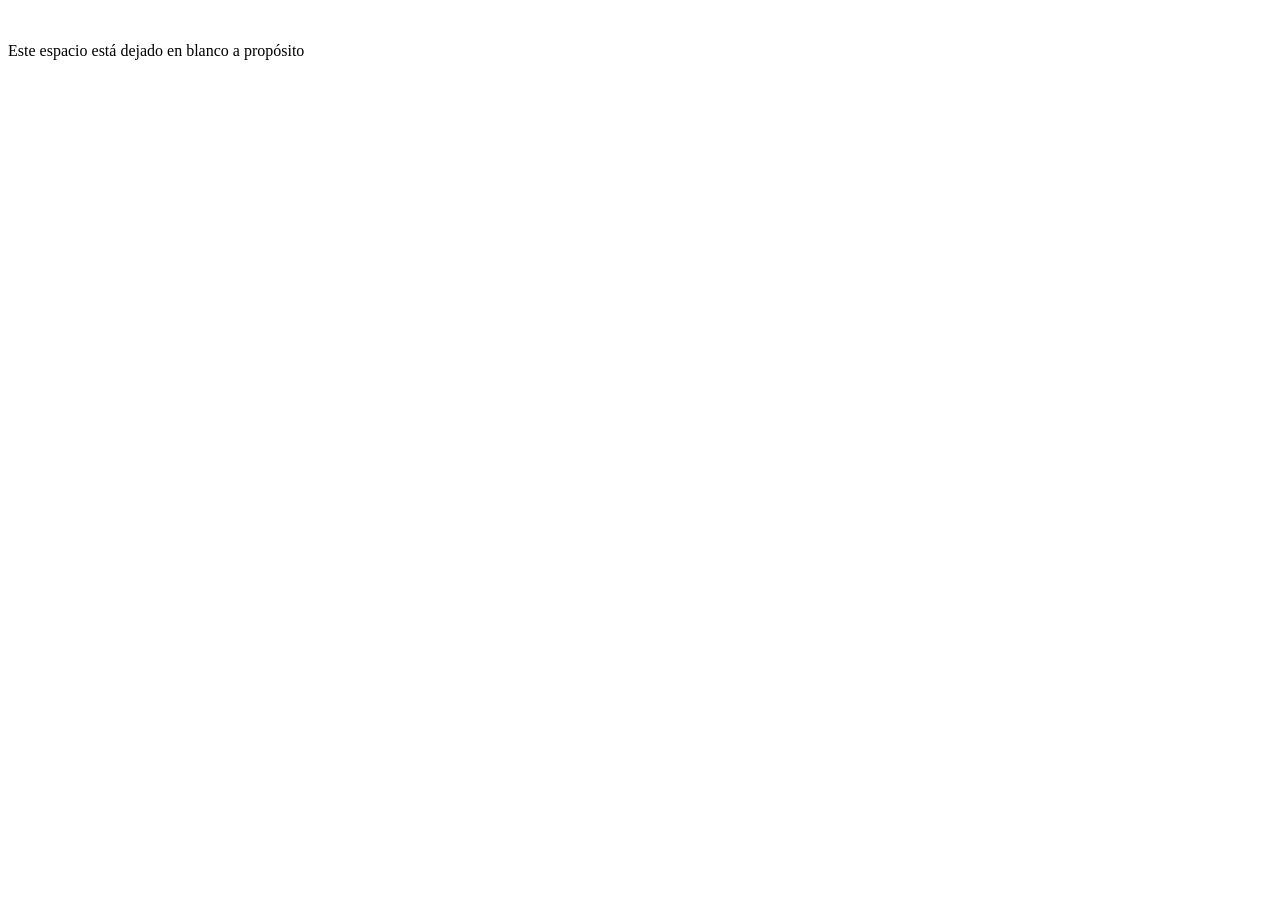
<file: index.html>
<!DOCTYPE html>
<html lang="en">
<head>
    <meta charset="UTF-8">
    <meta name="viewport" content="width=device-width, initial-scale=1.0">

<title>Pagina principal</title>
</head>
<body>
    <br>
    <p style="color:black">Este espacio está dejado en blanco a propósito</p>
    <br>
</body>
</html>
</file>
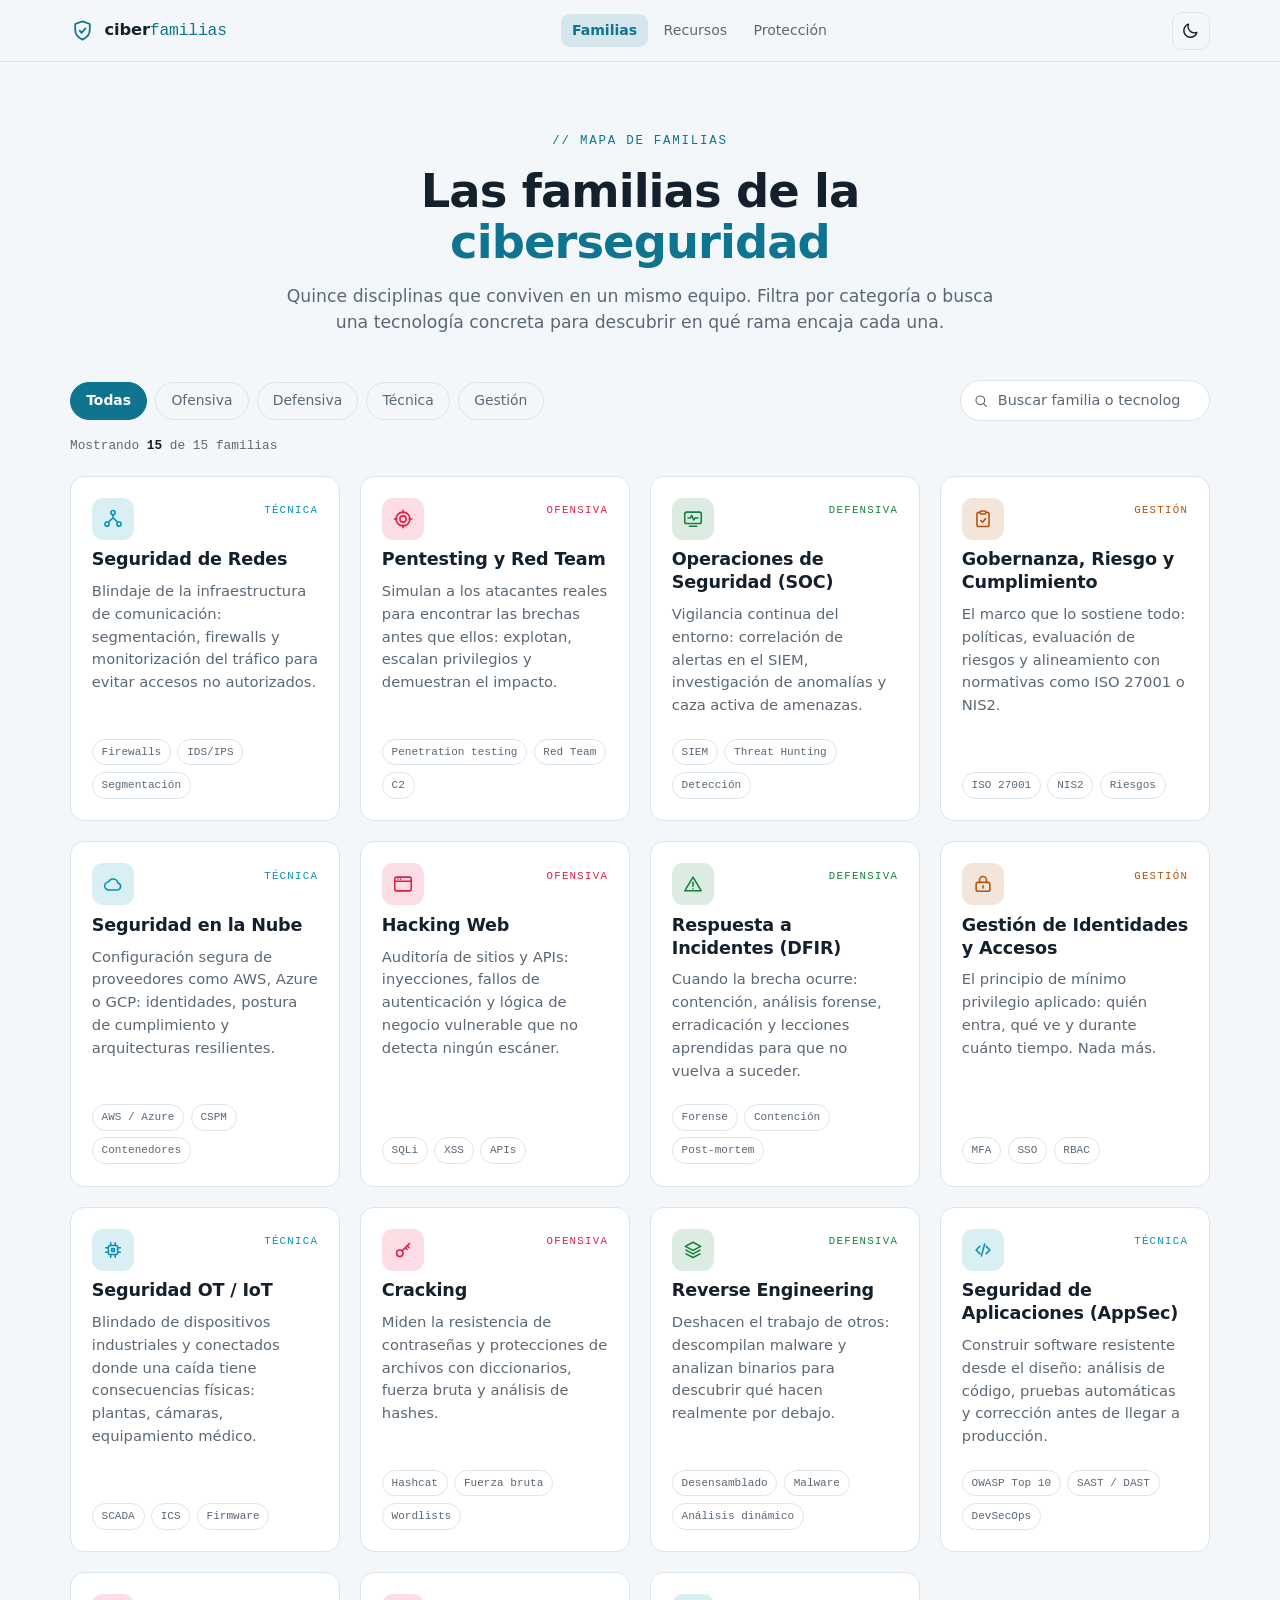
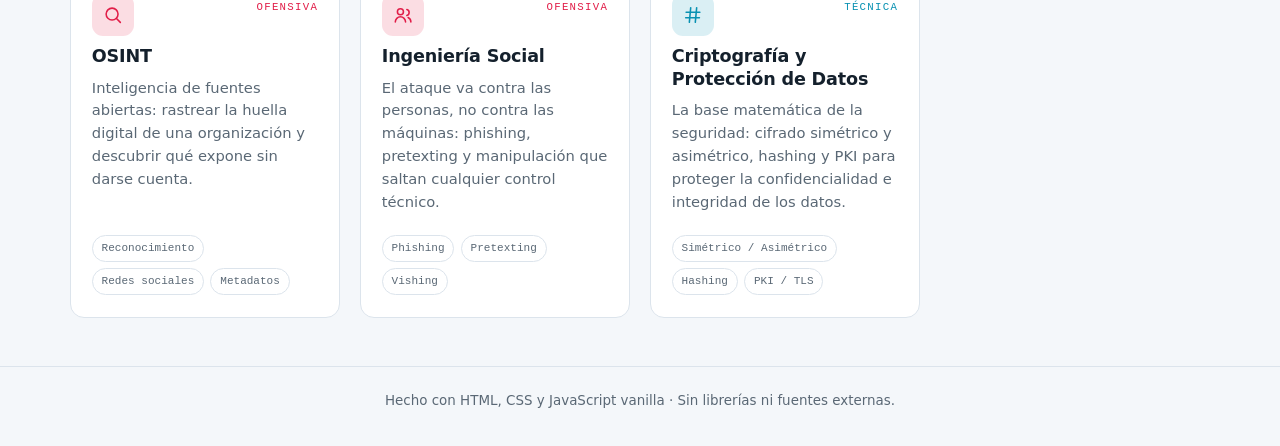
<file: ciber/index.html>
<!DOCTYPE html>
<html lang="es" data-theme="dark">
<head>
  <meta charset="UTF-8">
  <meta name="viewport" content="width=device-width, initial-scale=1">
  <title>Familias de la Ciberseguridad</title>
  <meta name="description" content="Guía visual con 15 familias de la ciberseguridad: ofensiva, defensiva, técnica y gestión.">
  <meta name="theme-color" content="#0b0f14">
  <script>
    // Evita el parpadeo de tema antes de pintar
    (function () {
      try {
        var stored = localStorage.getItem('theme');
        var theme = stored || (window.matchMedia('(prefers-color-scheme: light)').matches ? 'light' : 'dark');
        document.documentElement.setAttribute('data-theme', theme);
      } catch (e) { /* sin localStorage: queda el tema oscuro */ }
    })();
  </script>
  <link rel="stylesheet" href="styles.css">
</head>
<body>

  <header class="site-header">
    <div class="container header__inner">
      <a class="brand" href="index.html">
        <svg class="brand__logo" viewBox="0 0 24 24" fill="none" stroke="currentColor" stroke-width="1.7"
             stroke-linecap="round" stroke-linejoin="round" aria-hidden="true">
          <path d="M12 3.2 5 5.8v5.4c0 4.3 2.9 7.6 7 9.6 4.1-2 7-5.3 7-9.6V5.8L12 3.2Z"/>
          <path d="m9.2 12.2 2 2 3.6-4.2"/>
        </svg>
        <span class="brand__name">ciber<em>familias</em></span>
      </a>

      <nav class="nav" aria-label="Navegación principal">
        <a class="nav__link is-active" href="index.html" aria-current="page">Familias</a>
        <a class="nav__link" href="recursos.html">Recursos</a>
        <a class="nav__link" href="proteccion.html">Protección</a>
      </nav>

      <button id="themeToggle" class="theme-toggle" type="button" aria-label="Cambiar a tema claro">
        <svg class="icon-sun" viewBox="0 0 24 24" fill="none" stroke="currentColor" stroke-width="1.7"
             stroke-linecap="round" stroke-linejoin="round" aria-hidden="true">
          <circle cx="12" cy="12" r="4"/>
          <path d="M12 3v2M12 19v2M3 12h2M19 12h2M5.6 5.6 7 7M17 17l1.4 1.4M18.4 5.6 17 7M7 17l-1.4 1.4"/>
        </svg>
        <svg class="icon-moon" viewBox="0 0 24 24" fill="none" stroke="currentColor" stroke-width="1.7"
             stroke-linecap="round" stroke-linejoin="round" aria-hidden="true">
          <path d="M20 14.5A8.2 8.2 0 0 1 9.5 4 8.4 8.4 0 1 0 20 14.5Z"/>
        </svg>
      </button>
    </div>
  </header>

  <main>

    <!-- Hero -->
    <section class="hero container">
      <p class="hero__eyebrow">// mapa de familias</p>
      <h1>Las familias de la <span class="accent">ciberseguridad</span></h1>
      <p class="hero__sub">Quince disciplinas que conviven en un mismo equipo. Filtra por categoría o
        busca una tecnología concreta para descubrir en qué rama encaja cada una.</p>
    </section>

    <!-- Controles -->
    <section class="container" aria-labelledby="explore-title">
      <h2 id="explore-title" class="sr-only">Explora las familias</h2>

      <div class="controls">
        <div class="chips" role="group" aria-label="Filtrar por categoría">
          <button class="chip is-active" type="button" data-filter="todas" aria-pressed="true">Todas</button>
          <button class="chip" type="button" data-filter="ofensiva" aria-pressed="false">Ofensiva</button>
          <button class="chip" type="button" data-filter="defensiva" aria-pressed="false">Defensiva</button>
          <button class="chip" type="button" data-filter="tecnica" aria-pressed="false">Técnica</button>
          <button class="chip" type="button" data-filter="gestion" aria-pressed="false">Gestión</button>
        </div>

        <div class="search">
          <svg viewBox="0 0 24 24" fill="none" stroke="currentColor" stroke-width="1.7"
               stroke-linecap="round" stroke-linejoin="round" aria-hidden="true">
            <circle cx="11" cy="11" r="6.5"/>
            <path d="m15.8 15.8 4.2 4.2"/>
          </svg>
          <label class="sr-only" for="search">Buscar familia o tecnología</label>
          <input id="search" type="search" placeholder="Buscar familia o tecnología…" autocomplete="off">
        </div>
      </div>

      <p class="counter" id="counter" data-noun="familias" aria-live="polite">Mostrando <strong>15</strong> de 15 familias</p>

      <!-- Grid de cards -->
      <div class="grid" id="grid">

        <!-- 1 · Técnica -->
        <article class="card" data-category="tecnica">
          <div class="card__top">
            <span class="card__icon">
              <svg viewBox="0 0 24 24" fill="none" stroke="currentColor" stroke-width="1.7"
                   stroke-linecap="round" stroke-linejoin="round" aria-hidden="true">
                <circle cx="12" cy="5" r="2.3"/>
                <circle cx="5.5" cy="17.5" r="2.3"/>
                <circle cx="18.5" cy="17.5" r="2.3"/>
                <path d="M12 7.4v3.4M11.1 11.6 6.8 15.6M12.9 11.6l4.3 4"/>
              </svg>
            </span>
            <span class="card__cat">Técnica</span>
          </div>
          <h3 class="card__title">Seguridad de Redes</h3>
          <p class="card__desc">Blindaje de la infraestructura de comunicación: segmentación, firewalls y
            monitorización del tráfico para evitar accesos no autorizados.</p>
          <ul class="card__tags">
            <li>Firewalls</li>
            <li>IDS/IPS</li>
            <li>Segmentación</li>
          </ul>
        </article>

        <!-- 2 · Ofensiva -->
        <article class="card" data-category="ofensiva">
          <div class="card__top">
            <span class="card__icon">
              <svg viewBox="0 0 24 24" fill="none" stroke="currentColor" stroke-width="1.7"
                   stroke-linecap="round" stroke-linejoin="round" aria-hidden="true">
                <circle cx="12" cy="12" r="7.5"/>
                <circle cx="12" cy="12" r="3.4"/>
                <path d="M12 2.5v3M12 18.5v3M2.5 12h3M18.5 12h3"/>
              </svg>
            </span>
            <span class="card__cat">Ofensiva</span>
          </div>
          <h3 class="card__title">Pentesting y Red Team</h3>
          <p class="card__desc">Simulan a los atacantes reales para encontrar las brechas antes que ellos:
            explotan, escalan privilegios y demuestran el impacto.</p>
          <ul class="card__tags">
            <li>Penetration testing</li>
            <li>Red Team</li>
            <li>C2</li>
          </ul>
        </article>

        <!-- 3 · Defensiva -->
        <article class="card" data-category="defensiva">
          <div class="card__top">
            <span class="card__icon">
              <svg viewBox="0 0 24 24" fill="none" stroke="currentColor" stroke-width="1.7"
                   stroke-linecap="round" stroke-linejoin="round" aria-hidden="true">
                <rect x="3" y="4.5" width="18" height="12.5" rx="2"/>
                <path d="M8 20h8M6.6 11h2.3l1.6-3 2.2 5 1.5-2h3.2"/>
              </svg>
            </span>
            <span class="card__cat">Defensiva</span>
          </div>
          <h3 class="card__title">Operaciones de Seguridad (SOC)</h3>
          <p class="card__desc">Vigilancia continua del entorno: correlación de alertas en el SIEM,
            investigación de anomalías y caza activa de amenazas.</p>
          <ul class="card__tags">
            <li>SIEM</li>
            <li>Threat Hunting</li>
            <li>Detección</li>
          </ul>
        </article>

        <!-- 4 · Gestión -->
        <article class="card" data-category="gestion">
          <div class="card__top">
            <span class="card__icon">
              <svg viewBox="0 0 24 24" fill="none" stroke="currentColor" stroke-width="1.7"
                   stroke-linecap="round" stroke-linejoin="round" aria-hidden="true">
                <path d="M9 4.8H7.4a2 2 0 0 0-2 2v11.4a2 2 0 0 0 2 2h9.2a2 2 0 0 0 2-2V6.8a2 2 0 0 0-2-2H15"/>
                <rect x="9" y="3.2" width="6" height="3.4" rx="1.2"/>
                <path d="m9.6 13.6 1.9 1.9 3.4-3.9"/>
              </svg>
            </span>
            <span class="card__cat">Gestión</span>
          </div>
          <h3 class="card__title">Gobernanza, Riesgo y Cumplimiento</h3>
          <p class="card__desc">El marco que lo sostiene todo: políticas, evaluación de riesgos y
            alineamiento con normativas como ISO 27001 o NIS2.</p>
          <ul class="card__tags">
            <li>ISO 27001</li>
            <li>NIS2</li>
            <li>Riesgos</li>
          </ul>
        </article>

        <!-- 5 · Técnica -->
        <article class="card" data-category="tecnica">
          <div class="card__top">
            <span class="card__icon">
              <svg viewBox="0 0 24 24" fill="none" stroke="currentColor" stroke-width="1.7"
                   stroke-linecap="round" stroke-linejoin="round" aria-hidden="true">
                <path d="M7.5 18.5h9.2a3.8 3.8 0 0 0 .6-7.5 5.4 5.4 0 0 0-10.3-1.2 4.3 4.3 0 0 0 .5 8.7Z"/>
              </svg>
            </span>
            <span class="card__cat">Técnica</span>
          </div>
          <h3 class="card__title">Seguridad en la Nube</h3>
          <p class="card__desc">Configuración segura de proveedores como AWS, Azure o GCP: identidades,
            postura de cumplimiento y arquitecturas resilientes.</p>
          <ul class="card__tags">
            <li>AWS / Azure</li>
            <li>CSPM</li>
            <li>Contenedores</li>
          </ul>
        </article>

        <!-- 6 · Ofensiva -->
        <article class="card" data-category="ofensiva">
          <div class="card__top">
            <span class="card__icon">
              <svg viewBox="0 0 24 24" fill="none" stroke="currentColor" stroke-width="1.7"
                   stroke-linecap="round" stroke-linejoin="round" aria-hidden="true">
                <rect x="3" y="4.5" width="18" height="15" rx="2"/>
                <path d="M3 9h18M6.6 6.7h.01M9.4 6.7h.01"/>
              </svg>
            </span>
            <span class="card__cat">Ofensiva</span>
          </div>
          <h3 class="card__title">Hacking Web</h3>
          <p class="card__desc">Auditoría de sitios y APIs: inyecciones, fallos de autenticación y lógica
            de negocio vulnerable que no detecta ningún escáner.</p>
          <ul class="card__tags">
            <li>SQLi</li>
            <li>XSS</li>
            <li>APIs</li>
          </ul>
        </article>

        <!-- 7 · Defensiva -->
        <article class="card" data-category="defensiva">
          <div class="card__top">
            <span class="card__icon">
              <svg viewBox="0 0 24 24" fill="none" stroke="currentColor" stroke-width="1.7"
                   stroke-linecap="round" stroke-linejoin="round" aria-hidden="true">
                <path d="M12 4.6 3 19.4h18L12 4.6Z"/>
                <path d="M12 10.2v4.2M12 17.3h.01"/>
              </svg>
            </span>
            <span class="card__cat">Defensiva</span>
          </div>
          <h3 class="card__title">Respuesta a Incidentes (DFIR)</h3>
          <p class="card__desc">Cuando la brecha ocurre: contención, análisis forense, erradicación y
            lecciones aprendidas para que no vuelva a suceder.</p>
          <ul class="card__tags">
            <li>Forense</li>
            <li>Contención</li>
            <li>Post-mortem</li>
          </ul>
        </article>

        <!-- 8 · Gestión -->
        <article class="card" data-category="gestion">
          <div class="card__top">
            <span class="card__icon">
              <svg viewBox="0 0 24 24" fill="none" stroke="currentColor" stroke-width="1.7"
                   stroke-linecap="round" stroke-linejoin="round" aria-hidden="true">
                <rect x="4.5" y="10.2" width="15" height="9.8" rx="2"/>
                <path d="M8.2 10.2V7.6a3.8 3.8 0 0 1 7.6 0v2.6M12 14v2.4"/>
              </svg>
            </span>
            <span class="card__cat">Gestión</span>
          </div>
          <h3 class="card__title">Gestión de Identidades y Accesos</h3>
          <p class="card__desc">El principio de mínimo privilegio aplicado: quién entra, qué ve y durante
            cuánto tiempo. Nada más.</p>
          <ul class="card__tags">
            <li>MFA</li>
            <li>SSO</li>
            <li>RBAC</li>
          </ul>
        </article>

        <!-- 9 · Técnica -->
        <article class="card" data-category="tecnica">
          <div class="card__top">
            <span class="card__icon">
              <svg viewBox="0 0 24 24" fill="none" stroke="currentColor" stroke-width="1.7"
                   stroke-linecap="round" stroke-linejoin="round" aria-hidden="true">
                <rect x="7" y="7" width="10" height="10" rx="1.5"/>
                <rect x="10.5" y="10.5" width="3" height="3" rx=".5"/>
                <path d="M9.5 7V4M14.5 7V4M9.5 20v-3M14.5 20v-3M7 9.5H4M7 14.5H4M20 9.5h-3M20 14.5h-3"/>
              </svg>
            </span>
            <span class="card__cat">Técnica</span>
          </div>
          <h3 class="card__title">Seguridad OT / IoT</h3>
          <p class="card__desc">Blindado de dispositivos industriales y conectados donde una caída tiene
            consecuencias físicas: plantas, cámaras, equipamiento médico.</p>
          <ul class="card__tags">
            <li>SCADA</li>
            <li>ICS</li>
            <li>Firmware</li>
          </ul>
        </article>

        <!-- 10 · Ofensiva -->
        <article class="card" data-category="ofensiva">
          <div class="card__top">
            <span class="card__icon">
              <svg viewBox="0 0 24 24" fill="none" stroke="currentColor" stroke-width="1.7"
                   stroke-linecap="round" stroke-linejoin="round" aria-hidden="true">
                <circle cx="8.5" cy="15.5" r="3.5"/>
                <path d="m11 13 8-8M16.5 7.5l2 2M14.5 9.5l2 2"/>
              </svg>
            </span>
            <span class="card__cat">Ofensiva</span>
          </div>
          <h3 class="card__title">Cracking</h3>
          <p class="card__desc">Miden la resistencia de contraseñas y protecciones de archivos con
            diccionarios, fuerza bruta y análisis de hashes.</p>
          <ul class="card__tags">
            <li>Hashcat</li>
            <li>Fuerza bruta</li>
            <li>Wordlists</li>
          </ul>
        </article>

        <!-- 11 · Defensiva -->
        <article class="card" data-category="defensiva">
          <div class="card__top">
            <span class="card__icon">
              <svg viewBox="0 0 24 24" fill="none" stroke="currentColor" stroke-width="1.7"
                   stroke-linecap="round" stroke-linejoin="round" aria-hidden="true">
                <path d="m12 3.6 8.4 4.4L12 12.4 3.6 8 12 3.6Z"/>
                <path d="m4.4 12.2 7.6 4 7.6-4M4.4 16.2l7.6 4 7.6-4"/>
              </svg>
            </span>
            <span class="card__cat">Defensiva</span>
          </div>
          <h3 class="card__title">Reverse Engineering</h3>
          <p class="card__desc">Deshacen el trabajo de otros: descompilan malware y analizan binarios
            para descubrir qué hacen realmente por debajo.</p>
          <ul class="card__tags">
            <li>Desensamblado</li>
            <li>Malware</li>
            <li>Análisis dinámico</li>
          </ul>
        </article>

        <!-- 12 · Técnica -->
        <article class="card" data-category="tecnica">
          <div class="card__top">
            <span class="card__icon">
              <svg viewBox="0 0 24 24" fill="none" stroke="currentColor" stroke-width="1.7"
                   stroke-linecap="round" stroke-linejoin="round" aria-hidden="true">
                <path d="m8.5 8-4 4 4 4M15.5 8l4 4-4 4M13.8 5.5l-3.6 13"/>
              </svg>
            </span>
            <span class="card__cat">Técnica</span>
          </div>
          <h3 class="card__title">Seguridad de Aplicaciones (AppSec)</h3>
          <p class="card__desc">Construir software resistente desde el diseño: análisis de código,
            pruebas automáticas y corrección antes de llegar a producción.</p>
          <ul class="card__tags">
            <li>OWASP Top 10</li>
            <li>SAST / DAST</li>
            <li>DevSecOps</li>
          </ul>
        </article>

        <!-- 13 · Ofensiva -->
        <article class="card" data-category="ofensiva">
          <div class="card__top">
            <span class="card__icon">
              <svg viewBox="0 0 24 24" fill="none" stroke="currentColor" stroke-width="1.7"
                   stroke-linecap="round" stroke-linejoin="round" aria-hidden="true">
                <circle cx="11" cy="11" r="6.5"/>
                <path d="m15.8 15.8 4.2 4.2"/>
              </svg>
            </span>
            <span class="card__cat">Ofensiva</span>
          </div>
          <h3 class="card__title">OSINT</h3>
          <p class="card__desc">Inteligencia de fuentes abiertas: rastrear la huella digital de una
            organización y descubrir qué expone sin darse cuenta.</p>
          <ul class="card__tags">
            <li>Reconocimiento</li>
            <li>Redes sociales</li>
            <li>Metadatos</li>
          </ul>
        </article>

        <!-- 14 · Ofensiva -->
        <article class="card" data-category="ofensiva">
          <div class="card__top">
            <span class="card__icon">
              <svg viewBox="0 0 24 24" fill="none" stroke="currentColor" stroke-width="1.7"
                   stroke-linecap="round" stroke-linejoin="round" aria-hidden="true">
                <circle cx="9.2" cy="8.5" r="3.3"/>
                <path d="M3.6 19.6a5.6 5.6 0 0 1 11.2 0"/>
                <path d="M16.2 6.1a3.3 3.3 0 0 1 0 6.4M17.6 14.7a5.6 5.6 0 0 1 3 4.9"/>
              </svg>
            </span>
            <span class="card__cat">Ofensiva</span>
          </div>
          <h3 class="card__title">Ingeniería Social</h3>
          <p class="card__desc">El ataque va contra las personas, no contra las máquinas: phishing,
            pretexting y manipulación que saltan cualquier control técnico.</p>
          <ul class="card__tags">
            <li>Phishing</li>
            <li>Pretexting</li>
            <li>Vishing</li>
          </ul>
        </article>

        <!-- 15 · Técnica -->
        <article class="card" data-category="tecnica">
          <div class="card__top">
            <span class="card__icon">
              <svg viewBox="0 0 24 24" fill="none" stroke="currentColor" stroke-width="1.7"
                   stroke-linecap="round" stroke-linejoin="round" aria-hidden="true">
                <path d="M9.5 4 8 20M16 4l-1.5 16M4.5 9h15M4 15h15"/>
              </svg>
            </span>
            <span class="card__cat">Técnica</span>
          </div>
          <h3 class="card__title">Criptografía y Protección de Datos</h3>
          <p class="card__desc">La base matemática de la seguridad: cifrado simétrico y asimétrico,
            hashing y PKI para proteger la confidencialidad e integridad de los datos.</p>
          <ul class="card__tags">
            <li>Simétrico / Asimétrico</li>
            <li>Hashing</li>
            <li>PKI / TLS</li>
          </ul>
        </article>

      </div>

      <p class="empty" id="empty" hidden>No se encontraron familias con esos criterios. Prueba con
        otra búsqueda o cambia de categoría.</p>
    </section>

  </main>

  <footer class="site-footer">
    <div class="container">
      <p>Hecho con HTML, CSS y JavaScript vanilla · Sin librerías ni fuentes externas.</p>
    </div>
  </footer>

  <script src="script.js"></script>
</body>
</html>
</file>
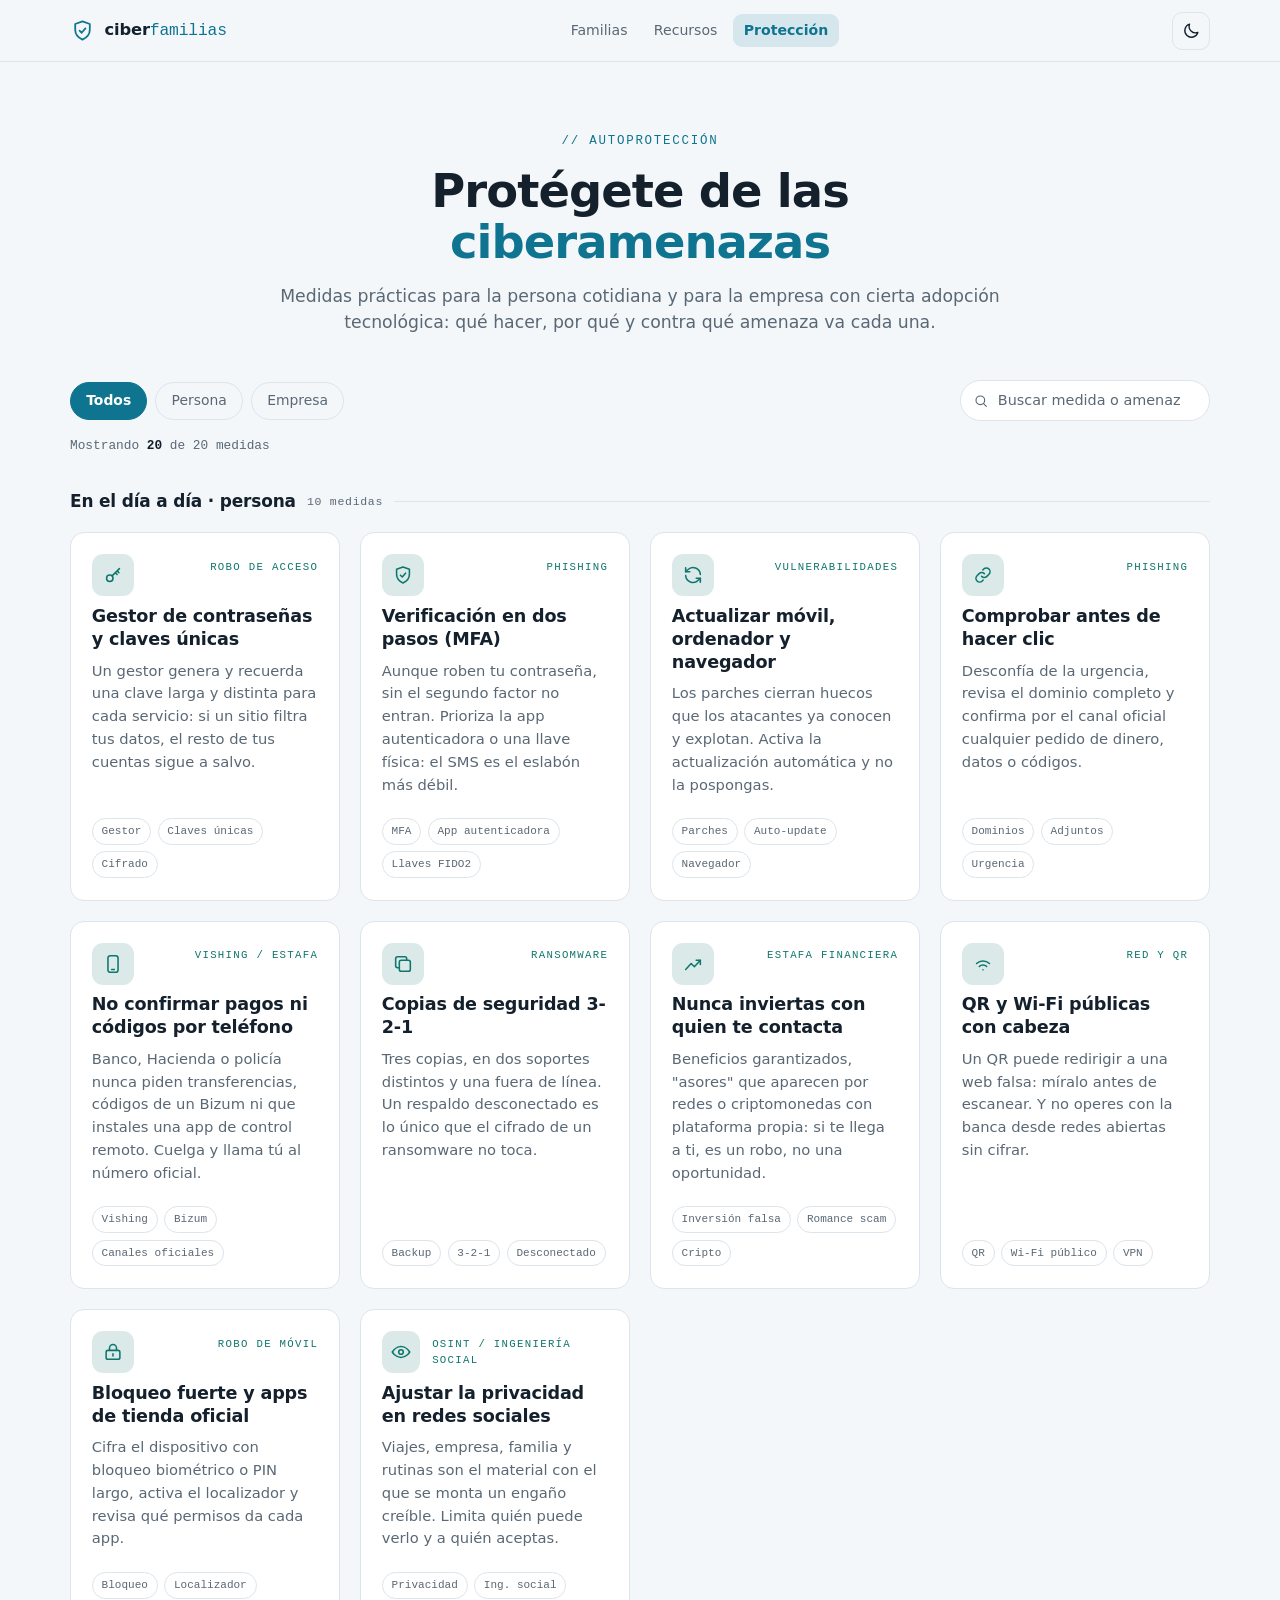
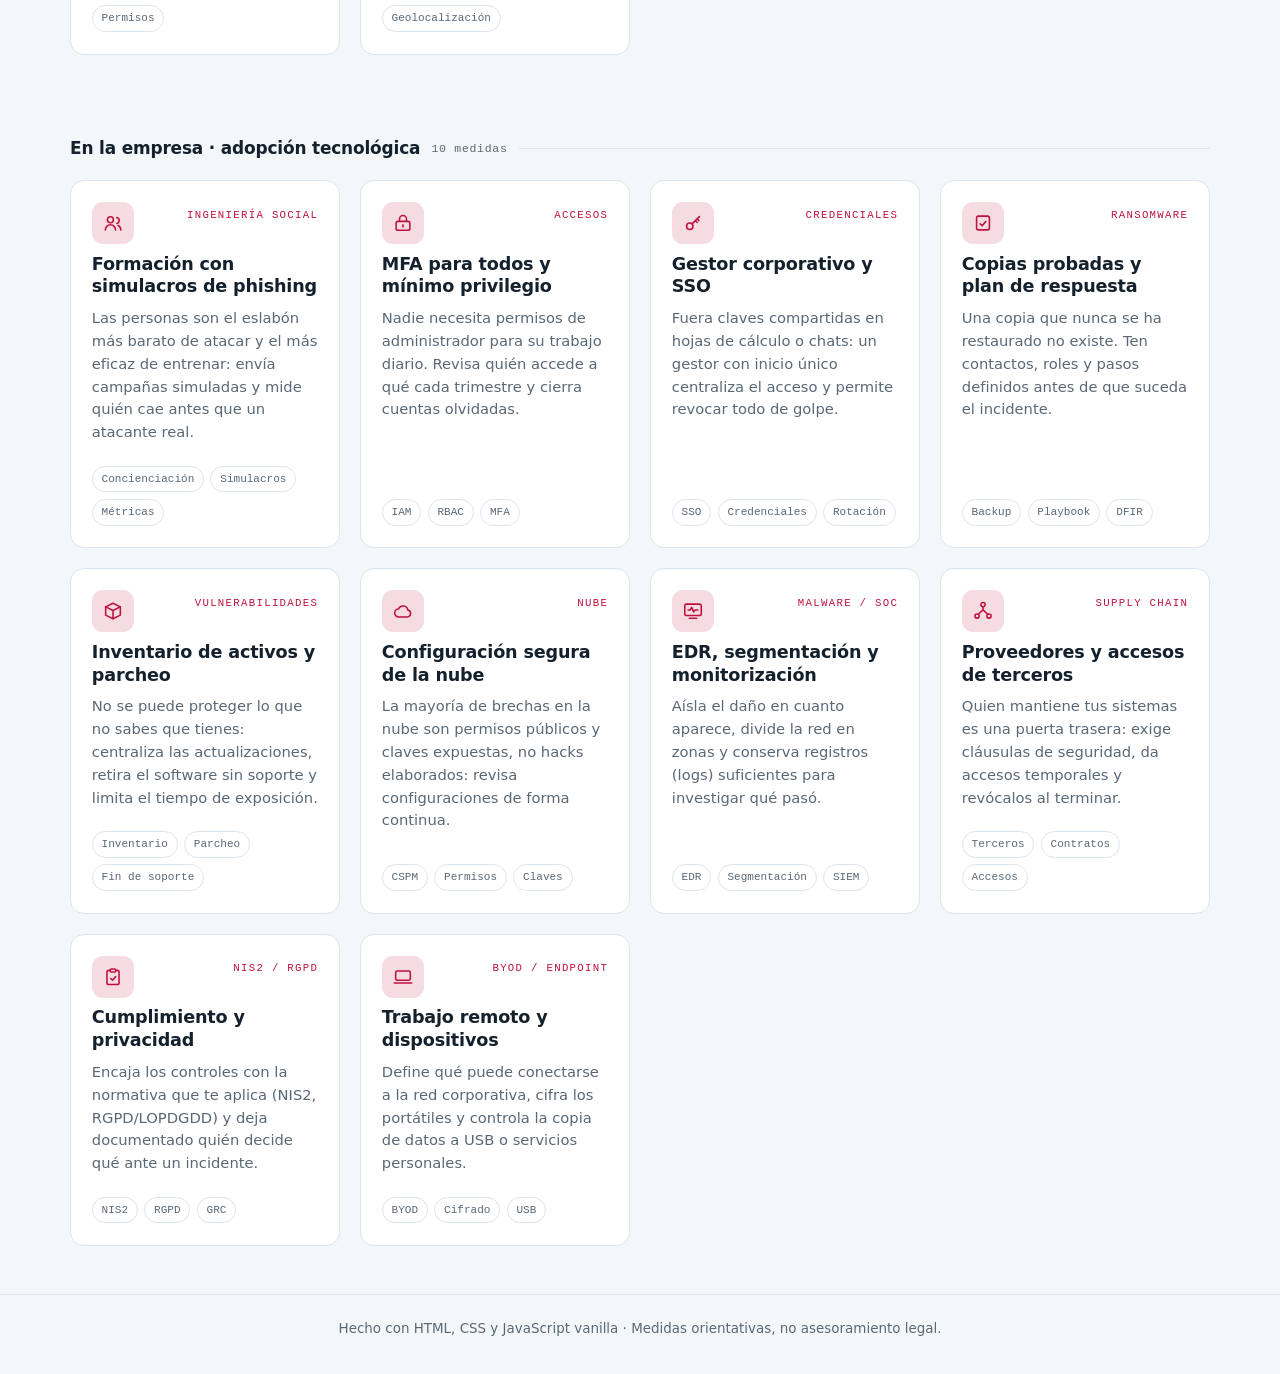
<file: ciber/proteccion.html>
<!DOCTYPE html>
<html lang="es" data-theme="dark">
<head>
  <meta charset="UTF-8">
  <meta name="viewport" content="width=device-width, initial-scale=1">
  <title>Protección · Ciberfamilias</title>
  <meta name="description" content="Medidas prácticas para que personas y empresas se protejan de las ciberamenazas y las estafas: qué hacer, por qué y contra qué amenaza.">
  <meta name="theme-color" content="#0b0f14">
  <script>
    // Evita el parpadeo de tema antes de pintar
    (function () {
      try {
        var stored = localStorage.getItem('theme');
        var theme = stored || (window.matchMedia('(prefers-color-scheme: light)').matches ? 'light' : 'dark');
        document.documentElement.setAttribute('data-theme', theme);
      } catch (e) { /* sin localStorage: queda el tema oscuro */ }
    })();
  </script>
  <link rel="stylesheet" href="styles.css">
</head>
<body>

  <header class="site-header">
    <div class="container header__inner">
      <a class="brand" href="index.html">
        <svg class="brand__logo" viewBox="0 0 24 24" fill="none" stroke="currentColor" stroke-width="1.7"
             stroke-linecap="round" stroke-linejoin="round" aria-hidden="true">
          <path d="M12 3.2 5 5.8v5.4c0 4.3 2.9 7.6 7 9.6 4.1-2 7-5.3 7-9.6V5.8L12 3.2Z"/>
          <path d="m9.2 12.2 2 2 3.6-4.2"/>
        </svg>
        <span class="brand__name">ciber<em>familias</em></span>
      </a>

      <nav class="nav" aria-label="Navegación principal">
        <a class="nav__link" href="index.html">Familias</a>
        <a class="nav__link" href="recursos.html">Recursos</a>
        <a class="nav__link is-active" href="proteccion.html" aria-current="page">Protección</a>
      </nav>

      <button id="themeToggle" class="theme-toggle" type="button" aria-label="Cambiar a tema claro">
        <svg class="icon-sun" viewBox="0 0 24 24" fill="none" stroke="currentColor" stroke-width="1.7"
             stroke-linecap="round" stroke-linejoin="round" aria-hidden="true">
          <circle cx="12" cy="12" r="4"/>
          <path d="M12 3v2M12 19v2M3 12h2M19 12h2M5.6 5.6 7 7M17 17l1.4 1.4M18.4 5.6 17 7M7 17l-1.4 1.4"/>
        </svg>
        <svg class="icon-moon" viewBox="0 0 24 24" fill="none" stroke="currentColor" stroke-width="1.7"
             stroke-linecap="round" stroke-linejoin="round" aria-hidden="true">
          <path d="M20 14.5A8.2 8.2 0 0 1 9.5 4 8.4 8.4 0 1 0 20 14.5Z"/>
        </svg>
      </button>
    </div>
  </header>

  <main>

    <!-- Hero -->
    <section class="hero container">
      <p class="hero__eyebrow">// autoprotección</p>
      <h1>Protégete de las <span class="accent">ciberamenazas</span></h1>
      <p class="hero__sub">Medidas prácticas para la persona cotidiana y para la empresa con cierta
        adopción tecnológica: qué hacer, por qué y contra qué amenaza va cada una.</p>
    </section>

    <!-- Controles -->
    <section class="container" aria-labelledby="explore-title">
      <h2 id="explore-title" class="sr-only">Explora las medidas de protección</h2>

      <div class="controls">
        <div class="chips" role="group" aria-label="Filtrar por destinatario">
          <button class="chip is-active" type="button" data-filter="todas" aria-pressed="true">Todos</button>
          <button class="chip" type="button" data-filter="persona" aria-pressed="false">Persona</button>
          <button class="chip" type="button" data-filter="empresa" aria-pressed="false">Empresa</button>
        </div>

        <div class="search">
          <svg viewBox="0 0 24 24" fill="none" stroke="currentColor" stroke-width="1.7"
               stroke-linecap="round" stroke-linejoin="round" aria-hidden="true">
            <circle cx="11" cy="11" r="6.5"/>
            <path d="m15.8 15.8 4.2 4.2"/>
          </svg>
          <label class="sr-only" for="search">Buscar medida o amenaza</label>
          <input id="search" type="search" placeholder="Buscar medida o amenaza…" autocomplete="off">
        </div>
      </div>

      <p class="counter" id="counter" data-noun="medidas" aria-live="polite">Mostrando <strong>20</strong> de 20 medidas</p>
    </section>

    <!-- Sección · Persona -->
    <section class="container card-section" aria-labelledby="persona-title">
      <h2 class="section-title" id="persona-title">En el día a día · persona
        <span class="section-title__count">10 medidas</span>
      </h2>

      <div class="grid">

        <!-- 1 -->
        <article class="card" data-type="persona">
          <div class="card__top">
            <span class="card__icon">
              <svg viewBox="0 0 24 24" fill="none" stroke="currentColor" stroke-width="1.7"
                   stroke-linecap="round" stroke-linejoin="round" aria-hidden="true">
                <circle cx="8.5" cy="15.5" r="3.5"/>
                <path d="m11 13 8-8M16.5 7.5l2 2M14.5 9.5l2 2"/>
              </svg>
            </span>
            <span class="card__cat">Robo de acceso</span>
          </div>
          <h3 class="card__title">Gestor de contraseñas y claves únicas</h3>
          <p class="card__desc">Un gestor genera y recuerda una clave larga y distinta para cada servicio:
            si un sitio filtra tus datos, el resto de tus cuentas sigue a salvo.</p>
          <ul class="card__tags">
            <li>Gestor</li>
            <li>Claves únicas</li>
            <li>Cifrado</li>
          </ul>
        </article>

        <!-- 2 -->
        <article class="card" data-type="persona">
          <div class="card__top">
            <span class="card__icon">
              <svg viewBox="0 0 24 24" fill="none" stroke="currentColor" stroke-width="1.7"
                   stroke-linecap="round" stroke-linejoin="round" aria-hidden="true">
                <path d="M12 3.2 5 5.8v5.4c0 4.3 2.9 7.6 7 9.6 4.1-2 7-5.3 7-9.6V5.8L12 3.2Z"/>
                <path d="m9.2 12.2 2 2 3.6-4.2"/>
              </svg>
            </span>
            <span class="card__cat">Phishing</span>
          </div>
          <h3 class="card__title">Verificación en dos pasos (MFA)</h3>
          <p class="card__desc">Aunque roben tu contraseña, sin el segundo factor no entran. Prioriza la
            app autenticadora o una llave física: el SMS es el eslabón más débil.</p>
          <ul class="card__tags">
            <li>MFA</li>
            <li>App autenticadora</li>
            <li>Llaves FIDO2</li>
          </ul>
        </article>

        <!-- 3 -->
        <article class="card" data-type="persona">
          <div class="card__top">
            <span class="card__icon">
              <svg viewBox="0 0 24 24" fill="none" stroke="currentColor" stroke-width="1.7"
                   stroke-linecap="round" stroke-linejoin="round" aria-hidden="true">
                <path d="M20 11.5A8 8 0 0 0 6.3 6.3L4 8.5M4 12.5a8 8 0 0 0 13.7 5.2L20 15.5"/>
                <path d="M4 4v4.5h4.5M20 20v-4.5h-4.5"/>
              </svg>
            </span>
            <span class="card__cat">Vulnerabilidades</span>
          </div>
          <h3 class="card__title">Actualizar móvil, ordenador y navegador</h3>
          <p class="card__desc">Los parches cierran huecos que los atacantes ya conocen y explotan.
            Activa la actualización automática y no la pospongas.</p>
          <ul class="card__tags">
            <li>Parches</li>
            <li>Auto-update</li>
            <li>Navegador</li>
          </ul>
        </article>

        <!-- 4 -->
        <article class="card" data-type="persona">
          <div class="card__top">
            <span class="card__icon">
              <svg viewBox="0 0 24 24" fill="none" stroke="currentColor" stroke-width="1.7"
                   stroke-linecap="round" stroke-linejoin="round" aria-hidden="true">
                <path d="M10.5 13.5a4 4 0 0 0 5.7 0l2.3-2.3a4 4 0 1 0-5.7-5.7l-1 1"/>
                <path d="M13.5 10.5a4 4 0 0 0-5.7 0l-2.3 2.3a4 4 0 1 0 5.7 5.7l1-1"/>
              </svg>
            </span>
            <span class="card__cat">Phishing</span>
          </div>
          <h3 class="card__title">Comprobar antes de hacer clic</h3>
          <p class="card__desc">Desconfía de la urgencia, revisa el dominio completo y confirma por el
            canal oficial cualquier pedido de dinero, datos o códigos.</p>
          <ul class="card__tags">
            <li>Dominios</li>
            <li>Adjuntos</li>
            <li>Urgencia</li>
          </ul>
        </article>

        <!-- 5 -->
        <article class="card" data-type="persona">
          <div class="card__top">
            <span class="card__icon">
              <svg viewBox="0 0 24 24" fill="none" stroke="currentColor" stroke-width="1.7"
                   stroke-linecap="round" stroke-linejoin="round" aria-hidden="true">
                <rect x="6.5" y="3" width="11" height="18" rx="2.5"/>
                <path d="M10.5 18h3"/>
              </svg>
            </span>
            <span class="card__cat">Vishing / estafa</span>
          </div>
          <h3 class="card__title">No confirmar pagos ni códigos por teléfono</h3>
          <p class="card__desc">Banco, Hacienda o policía nunca piden transferencias, códigos de un Bizum
            ni que instales una app de control remoto. Cuelga y llama tú al número oficial.</p>
          <ul class="card__tags">
            <li>Vishing</li>
            <li>Bizum</li>
            <li>Canales oficiales</li>
          </ul>
        </article>

        <!-- 6 -->
        <article class="card" data-type="persona">
          <div class="card__top">
            <span class="card__icon">
              <svg viewBox="0 0 24 24" fill="none" stroke="currentColor" stroke-width="1.7"
                   stroke-linecap="round" stroke-linejoin="round" aria-hidden="true">
                <rect x="8" y="8" width="12" height="12" rx="2"/>
                <path d="M16 8V6a2 2 0 0 0-2-2H6a2 2 0 0 0-2 2v8a2 2 0 0 0 2 2h2"/>
              </svg>
            </span>
            <span class="card__cat">Ransomware</span>
          </div>
          <h3 class="card__title">Copias de seguridad 3-2-1</h3>
          <p class="card__desc">Tres copias, en dos soportes distintos y una fuera de línea. Un respaldo
            desconectado es lo único que el cifrado de un ransomware no toca.</p>
          <ul class="card__tags">
            <li>Backup</li>
            <li>3-2-1</li>
            <li>Desconectado</li>
          </ul>
        </article>

        <!-- 7 -->
        <article class="card" data-type="persona">
          <div class="card__top">
            <span class="card__icon">
              <svg viewBox="0 0 24 24" fill="none" stroke="currentColor" stroke-width="1.7"
                   stroke-linecap="round" stroke-linejoin="round" aria-hidden="true">
                <path d="M4 18 10 11.5l3.5 3.5L20 8"/>
                <path d="M15.5 8H20v4.5"/>
              </svg>
            </span>
            <span class="card__cat">Estafa financiera</span>
          </div>
          <h3 class="card__title">Nunca inviertas con quien te contacta</h3>
          <p class="card__desc">Beneficios garantizados, "asores" que aparecen por redes o criptomonedas
            con plataforma propia: si te llega a ti, es un robo, no una oportunidad.</p>
          <ul class="card__tags">
            <li>Inversión falsa</li>
            <li>Romance scam</li>
            <li>Cripto</li>
          </ul>
        </article>

        <!-- 8 -->
        <article class="card" data-type="persona">
          <div class="card__top">
            <span class="card__icon">
              <svg viewBox="0 0 24 24" fill="none" stroke="currentColor" stroke-width="1.7"
                   stroke-linecap="round" stroke-linejoin="round" aria-hidden="true">
                <path d="M5 11.5a10 10 0 0 1 14 0M8 14.7a5.6 5.6 0 0 1 8 0"/>
                <path d="M12 18.4h.01"/>
              </svg>
            </span>
            <span class="card__cat">Red y QR</span>
          </div>
          <h3 class="card__title">QR y Wi-Fi públicas con cabeza</h3>
          <p class="card__desc">Un QR puede redirigir a una web falsa: míralo antes de escanear. Y no
            operes con la banca desde redes abiertas sin cifrar.</p>
          <ul class="card__tags">
            <li>QR</li>
            <li>Wi-Fi público</li>
            <li>VPN</li>
          </ul>
        </article>

        <!-- 9 -->
        <article class="card" data-type="persona">
          <div class="card__top">
            <span class="card__icon">
              <svg viewBox="0 0 24 24" fill="none" stroke="currentColor" stroke-width="1.7"
                   stroke-linecap="round" stroke-linejoin="round" aria-hidden="true">
                <rect x="4.5" y="10.2" width="15" height="9.8" rx="2"/>
                <path d="M8.2 10.2V7.6a3.8 3.8 0 0 1 7.6 0v2.6M12 14v2.4"/>
              </svg>
            </span>
            <span class="card__cat">Robo de móvil</span>
          </div>
          <h3 class="card__title">Bloqueo fuerte y apps de tienda oficial</h3>
          <p class="card__desc">Cifra el dispositivo con bloqueo biométrico o PIN largo, activa el
            localizador y revisa qué permisos da cada app.</p>
          <ul class="card__tags">
            <li>Bloqueo</li>
            <li>Localizador</li>
            <li>Permisos</li>
          </ul>
        </article>

        <!-- 10 -->
        <article class="card" data-type="persona">
          <div class="card__top">
            <span class="card__icon">
              <svg viewBox="0 0 24 24" fill="none" stroke="currentColor" stroke-width="1.7"
                   stroke-linecap="round" stroke-linejoin="round" aria-hidden="true">
                <path d="M2.5 12S6 6 12 6s9.5 6 9.5 6-3.5 6-9.5 6-9.5-6-9.5-6Z"/>
                <circle cx="12" cy="12" r="2.5"/>
              </svg>
            </span>
            <span class="card__cat">OSINT / ingeniería social</span>
          </div>
          <h3 class="card__title">Ajustar la privacidad en redes sociales</h3>
          <p class="card__desc">Viajes, empresa, familia y rutinas son el material con el que se monta
            un engaño creíble. Limita quién puede verlo y a quién aceptas.</p>
          <ul class="card__tags">
            <li>Privacidad</li>
            <li>Ing. social</li>
            <li>Geolocalización</li>
          </ul>
        </article>

      </div>
    </section>

    <!-- Sección · Empresa -->
    <section class="container card-section" aria-labelledby="empresa-title">
      <h2 class="section-title" id="empresa-title">En la empresa · adopción tecnológica
        <span class="section-title__count">10 medidas</span>
      </h2>

      <div class="grid">

        <!-- 11 -->
        <article class="card" data-type="empresa">
          <div class="card__top">
            <span class="card__icon">
              <svg viewBox="0 0 24 24" fill="none" stroke="currentColor" stroke-width="1.7"
                   stroke-linecap="round" stroke-linejoin="round" aria-hidden="true">
                <circle cx="9.2" cy="8.5" r="3.3"/>
                <path d="M3.6 19.6a5.6 5.6 0 0 1 11.2 0"/>
                <path d="M16.2 6.1a3.3 3.3 0 0 1 0 6.4M17.6 14.7a5.6 5.6 0 0 1 3 4.9"/>
              </svg>
            </span>
            <span class="card__cat">Ingeniería social</span>
          </div>
          <h3 class="card__title">Formación con simulacros de phishing</h3>
          <p class="card__desc">Las personas son el eslabón más barato de atacar y el más eficaz de
            entrenar: envía campañas simuladas y mide quién cae antes que un atacante real.</p>
          <ul class="card__tags">
            <li>Concienciación</li>
            <li>Simulacros</li>
            <li>Métricas</li>
          </ul>
        </article>

        <!-- 12 -->
        <article class="card" data-type="empresa">
          <div class="card__top">
            <span class="card__icon">
              <svg viewBox="0 0 24 24" fill="none" stroke="currentColor" stroke-width="1.7"
                   stroke-linecap="round" stroke-linejoin="round" aria-hidden="true">
                <rect x="4.5" y="10.2" width="15" height="9.8" rx="2"/>
                <path d="M8.2 10.2V7.6a3.8 3.8 0 0 1 7.6 0v2.6M12 14v2.4"/>
              </svg>
            </span>
            <span class="card__cat">Accesos</span>
          </div>
          <h3 class="card__title">MFA para todos y mínimo privilegio</h3>
          <p class="card__desc">Nadie necesita permisos de administrador para su trabajo diario. Revisa
            quién accede a qué cada trimestre y cierra cuentas olvidadas.</p>
          <ul class="card__tags">
            <li>IAM</li>
            <li>RBAC</li>
            <li>MFA</li>
          </ul>
        </article>

        <!-- 13 -->
        <article class="card" data-type="empresa">
          <div class="card__top">
            <span class="card__icon">
              <svg viewBox="0 0 24 24" fill="none" stroke="currentColor" stroke-width="1.7"
                   stroke-linecap="round" stroke-linejoin="round" aria-hidden="true">
                <circle cx="8.5" cy="15.5" r="3.5"/>
                <path d="m11 13 8-8M16.5 7.5l2 2M14.5 9.5l2 2"/>
              </svg>
            </span>
            <span class="card__cat">Credenciales</span>
          </div>
          <h3 class="card__title">Gestor corporativo y SSO</h3>
          <p class="card__desc">Fuera claves compartidas en hojas de cálculo o chats: un gestor con
            inicio único centraliza el acceso y permite revocar todo de golpe.</p>
          <ul class="card__tags">
            <li>SSO</li>
            <li>Credenciales</li>
            <li>Rotación</li>
          </ul>
        </article>

        <!-- 14 -->
        <article class="card" data-type="empresa">
          <div class="card__top">
            <span class="card__icon">
              <svg viewBox="0 0 24 24" fill="none" stroke="currentColor" stroke-width="1.7"
                   stroke-linecap="round" stroke-linejoin="round" aria-hidden="true">
                <rect x="5" y="4.5" width="14" height="15" rx="2"/>
                <path d="m9 13 2 2 4-4.5"/>
              </svg>
            </span>
            <span class="card__cat">Ransomware</span>
          </div>
          <h3 class="card__title">Copias probadas y plan de respuesta</h3>
          <p class="card__desc">Una copia que nunca se ha restaurado no existe. Ten contactos, roles y
            pasos definidos antes de que suceda el incidente.</p>
          <ul class="card__tags">
            <li>Backup</li>
            <li>Playbook</li>
            <li>DFIR</li>
          </ul>
        </article>

        <!-- 15 -->
        <article class="card" data-type="empresa">
          <div class="card__top">
            <span class="card__icon">
              <svg viewBox="0 0 24 24" fill="none" stroke="currentColor" stroke-width="1.7"
                   stroke-linecap="round" stroke-linejoin="round" aria-hidden="true">
                <path d="M12 3.5 4 7.5v9l8 4 8-4v-9l-8-4Z"/>
                <path d="M4 7.5l8 4 8-4M12 11.5v9"/>
              </svg>
            </span>
            <span class="card__cat">Vulnerabilidades</span>
          </div>
          <h3 class="card__title">Inventario de activos y parcheo</h3>
          <p class="card__desc">No se puede proteger lo que no sabes que tienes: centraliza las
            actualizaciones, retira el software sin soporte y limita el tiempo de exposición.</p>
          <ul class="card__tags">
            <li>Inventario</li>
            <li>Parcheo</li>
            <li>Fin de soporte</li>
          </ul>
        </article>

        <!-- 16 -->
        <article class="card" data-type="empresa">
          <div class="card__top">
            <span class="card__icon">
              <svg viewBox="0 0 24 24" fill="none" stroke="currentColor" stroke-width="1.7"
                   stroke-linecap="round" stroke-linejoin="round" aria-hidden="true">
                <path d="M7.5 18.5h9.2a3.8 3.8 0 0 0 .6-7.5 5.4 5.4 0 0 0-10.3-1.2 4.3 4.3 0 0 0 .5 8.7Z"/>
              </svg>
            </span>
            <span class="card__cat">Nube</span>
          </div>
          <h3 class="card__title">Configuración segura de la nube</h3>
          <p class="card__desc">La mayoría de brechas en la nube son permisos públicos y claves
            expuestas, no hacks elaborados: revisa configuraciones de forma continua.</p>
          <ul class="card__tags">
            <li>CSPM</li>
            <li>Permisos</li>
            <li>Claves</li>
          </ul>
        </article>

        <!-- 17 -->
        <article class="card" data-type="empresa">
          <div class="card__top">
            <span class="card__icon">
              <svg viewBox="0 0 24 24" fill="none" stroke="currentColor" stroke-width="1.7"
                   stroke-linecap="round" stroke-linejoin="round" aria-hidden="true">
                <rect x="3" y="4.5" width="18" height="12.5" rx="2"/>
                <path d="M8 20h8M6.6 11h2.3l1.6-3 2.2 5 1.5-2h3.2"/>
              </svg>
            </span>
            <span class="card__cat">Malware / SOC</span>
          </div>
          <h3 class="card__title">EDR, segmentación y monitorización</h3>
          <p class="card__desc">Aísla el daño en cuanto aparece, divide la red en zonas y conserva
            registros (logs) suficientes para investigar qué pasó.</p>
          <ul class="card__tags">
            <li>EDR</li>
            <li>Segmentación</li>
            <li>SIEM</li>
          </ul>
        </article>

        <!-- 18 -->
        <article class="card" data-type="empresa">
          <div class="card__top">
            <span class="card__icon">
              <svg viewBox="0 0 24 24" fill="none" stroke="currentColor" stroke-width="1.7"
                   stroke-linecap="round" stroke-linejoin="round" aria-hidden="true">
                <circle cx="12" cy="5" r="2.3"/>
                <circle cx="5.5" cy="17.5" r="2.3"/>
                <circle cx="18.5" cy="17.5" r="2.3"/>
                <path d="M12 7.4v3.4M11.1 11.6 6.8 15.6M12.9 11.6l4.3 4"/>
              </svg>
            </span>
            <span class="card__cat">Supply chain</span>
          </div>
          <h3 class="card__title">Proveedores y accesos de terceros</h3>
          <p class="card__desc">Quien mantiene tus sistemas es una puerta trasera: exige cláusulas de
            seguridad, da accesos temporales y revócalos al terminar.</p>
          <ul class="card__tags">
            <li>Terceros</li>
            <li>Contratos</li>
            <li>Accesos</li>
          </ul>
        </article>

        <!-- 19 -->
        <article class="card" data-type="empresa">
          <div class="card__top">
            <span class="card__icon">
              <svg viewBox="0 0 24 24" fill="none" stroke="currentColor" stroke-width="1.7"
                   stroke-linecap="round" stroke-linejoin="round" aria-hidden="true">
                <path d="M9 4.8H7.4a2 2 0 0 0-2 2v11.4a2 2 0 0 0 2 2h9.2a2 2 0 0 0 2-2V6.8a2 2 0 0 0-2-2H15"/>
                <rect x="9" y="3.2" width="6" height="3.4" rx="1.2"/>
                <path d="m9.6 13.6 1.9 1.9 3.4-3.9"/>
              </svg>
            </span>
            <span class="card__cat">NIS2 / RGPD</span>
          </div>
          <h3 class="card__title">Cumplimiento y privacidad</h3>
          <p class="card__desc">Encaja los controles con la normativa que te aplica (NIS2, RGPD/LOPDGDD)
            y deja documentado quién decide qué ante un incidente.</p>
          <ul class="card__tags">
            <li>NIS2</li>
            <li>RGPD</li>
            <li>GRC</li>
          </ul>
        </article>

        <!-- 20 -->
        <article class="card" data-type="empresa">
          <div class="card__top">
            <span class="card__icon">
              <svg viewBox="0 0 24 24" fill="none" stroke="currentColor" stroke-width="1.7"
                   stroke-linecap="round" stroke-linejoin="round" aria-hidden="true">
                <rect x="4" y="5.5" width="16" height="10" rx="1.5"/>
                <path d="M2.5 18.5h19"/>
              </svg>
            </span>
            <span class="card__cat">BYOD / endpoint</span>
          </div>
          <h3 class="card__title">Trabajo remoto y dispositivos</h3>
          <p class="card__desc">Define qué puede conectarse a la red corporativa, cifra los portátiles
            y controla la copia de datos a USB o servicios personales.</p>
          <ul class="card__tags">
            <li>BYOD</li>
            <li>Cifrado</li>
            <li>USB</li>
          </ul>
        </article>

      </div>
    </section>

    <div class="container">
      <p class="empty" id="empty" hidden>No se encontraron medidas con esos criterios. Prueba con
        otra búsqueda o cambia de destinatario.</p>
    </div>

  </main>

  <footer class="site-footer">
    <div class="container">
      <p>Hecho con HTML, CSS y JavaScript vanilla · Medidas orientativas, no asesoramiento legal.</p>
    </div>
  </footer>

  <script src="script.js"></script>
</body>
</html>
</file>
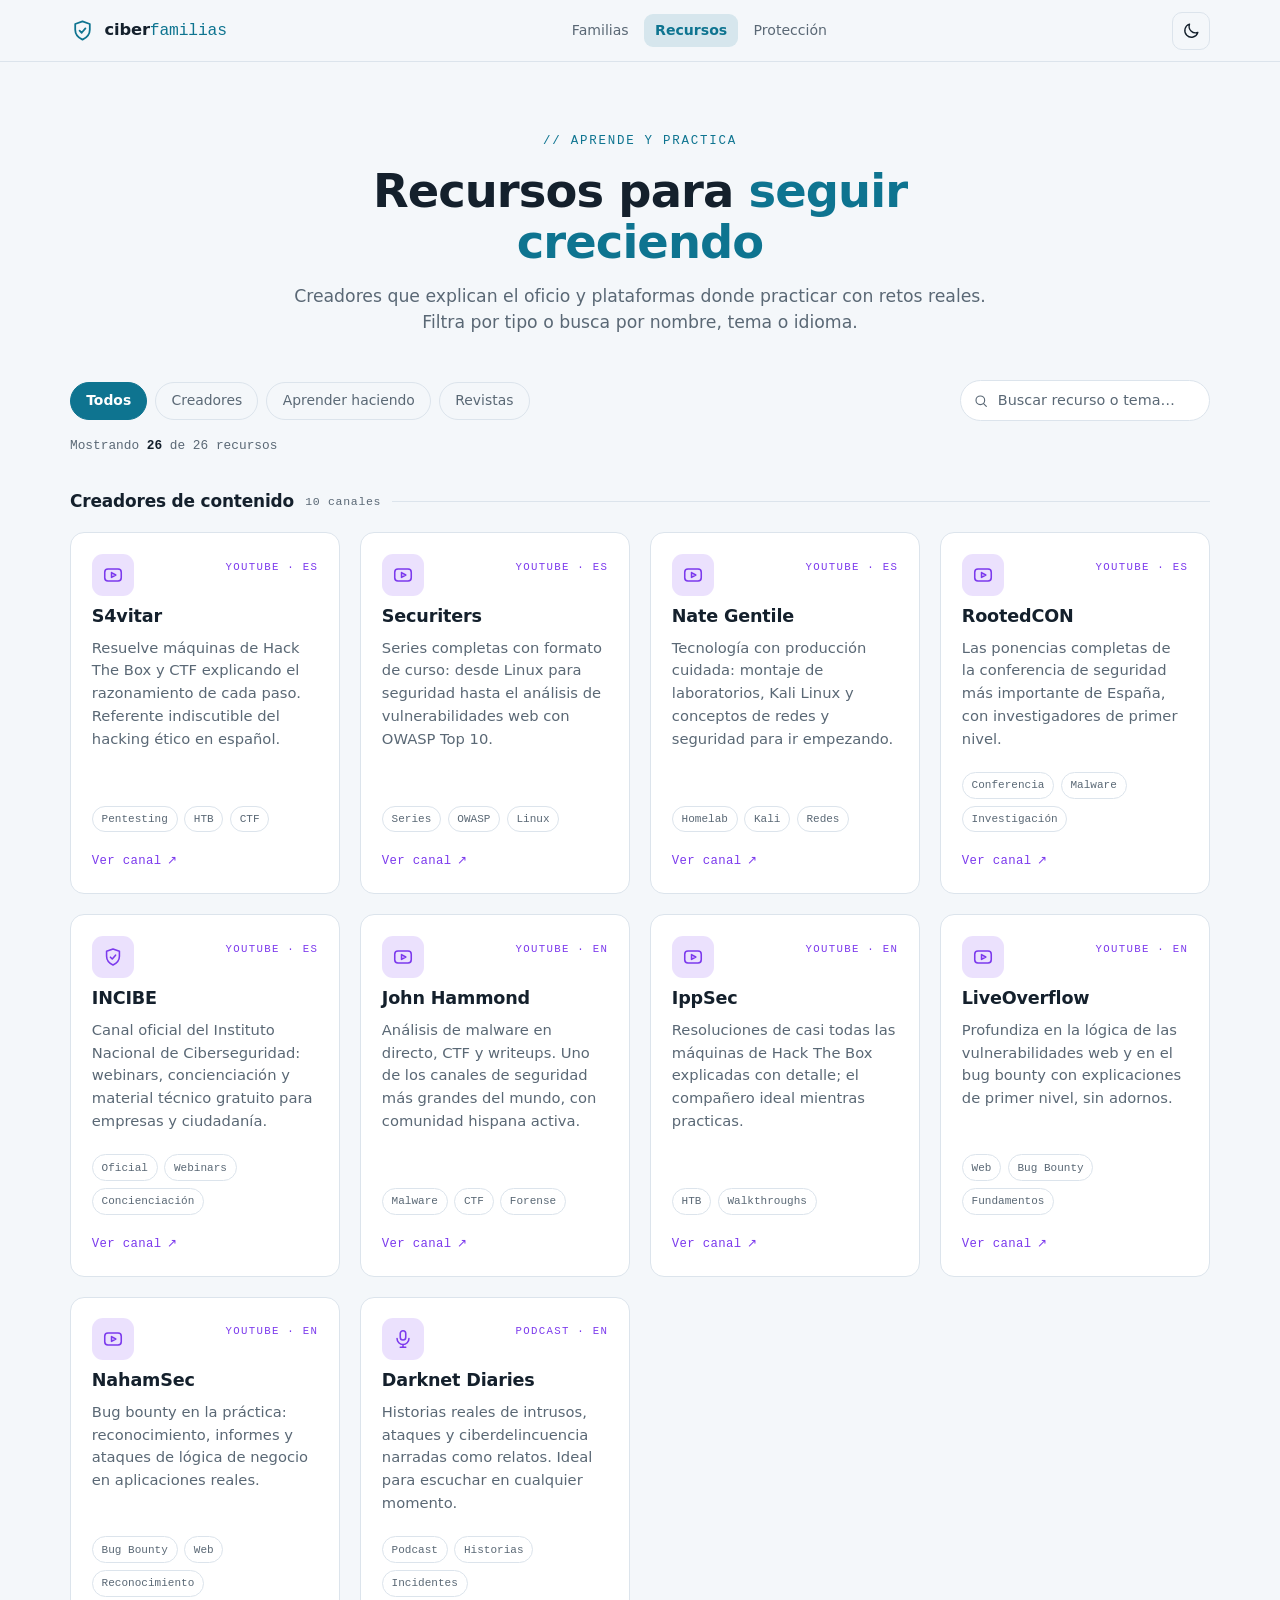
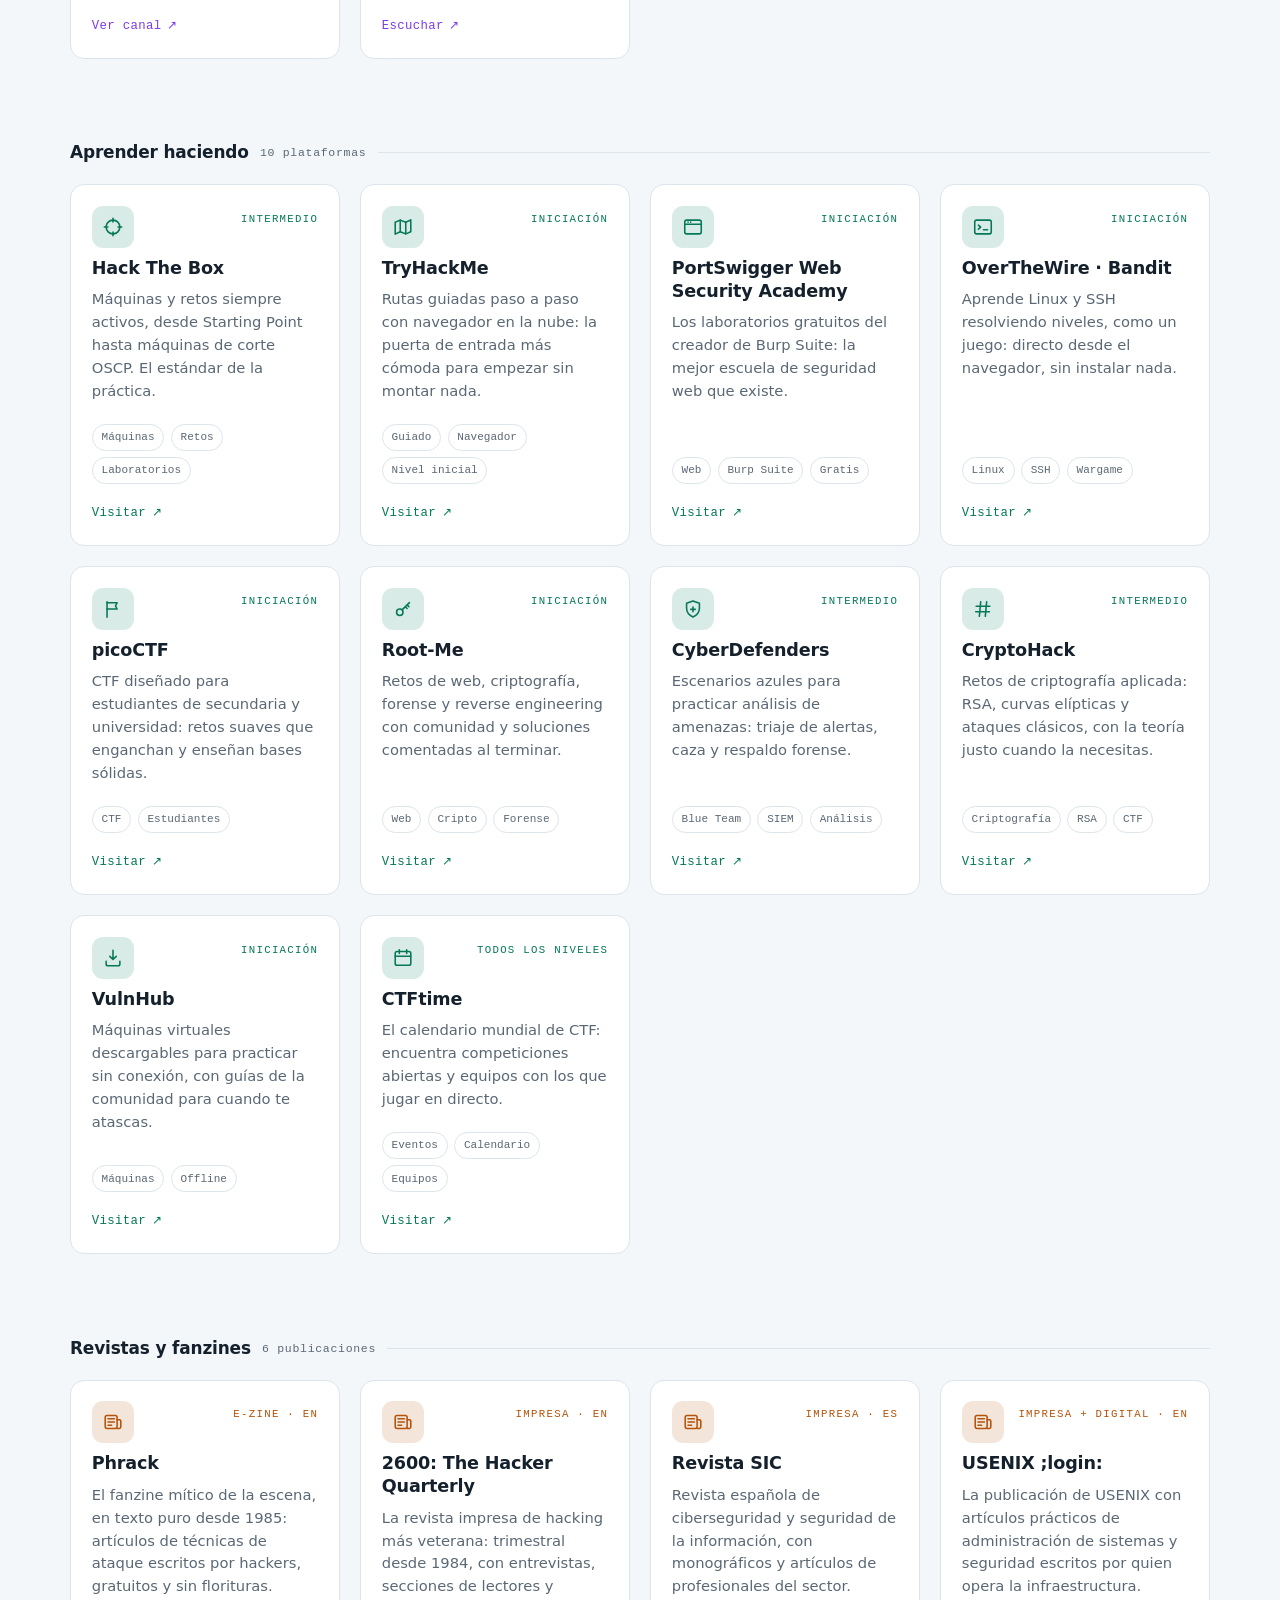
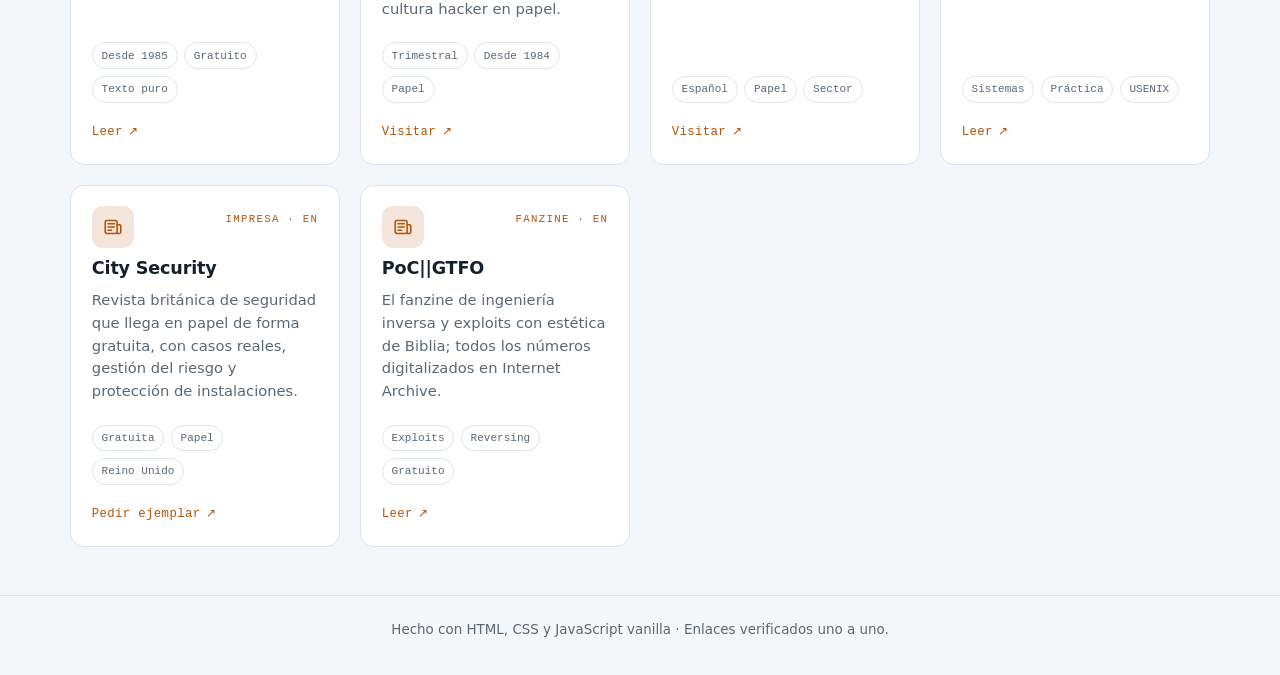
<file: ciber/recursos.html>
<!DOCTYPE html>
<html lang="es" data-theme="dark">
<head>
  <meta charset="UTF-8">
  <meta name="viewport" content="width=device-width, initial-scale=1">
  <title>Recursos · Ciberfamilias</title>
  <meta name="description" content="Creadores de ciberseguridad en YouTube y plataformas para aprender haciendo: retos, CTF y laboratorios prácticos.">
  <meta name="theme-color" content="#0b0f14">
  <script>
    // Evita el parpadeo de tema antes de pintar
    (function () {
      try {
        var stored = localStorage.getItem('theme');
        var theme = stored || (window.matchMedia('(prefers-color-scheme: light)').matches ? 'light' : 'dark');
        document.documentElement.setAttribute('data-theme', theme);
      } catch (e) { /* sin localStorage: queda el tema oscuro */ }
    })();
  </script>
  <link rel="stylesheet" href="styles.css">
</head>
<body>

  <header class="site-header">
    <div class="container header__inner">
      <a class="brand" href="index.html">
        <svg class="brand__logo" viewBox="0 0 24 24" fill="none" stroke="currentColor" stroke-width="1.7"
             stroke-linecap="round" stroke-linejoin="round" aria-hidden="true">
          <path d="M12 3.2 5 5.8v5.4c0 4.3 2.9 7.6 7 9.6 4.1-2 7-5.3 7-9.6V5.8L12 3.2Z"/>
          <path d="m9.2 12.2 2 2 3.6-4.2"/>
        </svg>
        <span class="brand__name">ciber<em>familias</em></span>
      </a>

      <nav class="nav" aria-label="Navegación principal">
        <a class="nav__link" href="index.html">Familias</a>
        <a class="nav__link is-active" href="recursos.html" aria-current="page">Recursos</a>
        <a class="nav__link" href="proteccion.html">Protección</a>
      </nav>

      <button id="themeToggle" class="theme-toggle" type="button" aria-label="Cambiar a tema claro">
        <svg class="icon-sun" viewBox="0 0 24 24" fill="none" stroke="currentColor" stroke-width="1.7"
             stroke-linecap="round" stroke-linejoin="round" aria-hidden="true">
          <circle cx="12" cy="12" r="4"/>
          <path d="M12 3v2M12 19v2M3 12h2M19 12h2M5.6 5.6 7 7M17 17l1.4 1.4M18.4 5.6 17 7M7 17l-1.4 1.4"/>
        </svg>
        <svg class="icon-moon" viewBox="0 0 24 24" fill="none" stroke="currentColor" stroke-width="1.7"
             stroke-linecap="round" stroke-linejoin="round" aria-hidden="true">
          <path d="M20 14.5A8.2 8.2 0 0 1 9.5 4 8.4 8.4 0 1 0 20 14.5Z"/>
        </svg>
      </button>
    </div>
  </header>

  <main>

    <!-- Hero -->
    <section class="hero container">
      <p class="hero__eyebrow">// aprende y practica</p>
      <h1>Recursos para <span class="accent">seguir creciendo</span></h1>
      <p class="hero__sub">Creadores que explican el oficio y plataformas donde practicar con retos
        reales. Filtra por tipo o busca por nombre, tema o idioma.</p>
    </section>

    <!-- Controles -->
    <section class="container" aria-labelledby="explore-title">
      <h2 id="explore-title" class="sr-only">Explora los recursos</h2>

      <div class="controls">
        <div class="chips" role="group" aria-label="Filtrar por tipo de recurso">
          <button class="chip is-active" type="button" data-filter="todas" aria-pressed="true">Todos</button>
          <button class="chip" type="button" data-filter="creador" aria-pressed="false">Creadores</button>
          <button class="chip" type="button" data-filter="practica" aria-pressed="false">Aprender haciendo</button>
          <button class="chip" type="button" data-filter="revista" aria-pressed="false">Revistas</button>
        </div>

        <div class="search">
          <svg viewBox="0 0 24 24" fill="none" stroke="currentColor" stroke-width="1.7"
               stroke-linecap="round" stroke-linejoin="round" aria-hidden="true">
            <circle cx="11" cy="11" r="6.5"/>
            <path d="m15.8 15.8 4.2 4.2"/>
          </svg>
          <label class="sr-only" for="search">Buscar recurso o tema</label>
          <input id="search" type="search" placeholder="Buscar recurso o tema…" autocomplete="off">
        </div>
      </div>

      <p class="counter" id="counter" data-noun="recursos" aria-live="polite">Mostrando <strong>26</strong> de 26 recursos</p>
    </section>

    <!-- Sección · Creadores -->
    <section class="container card-section" aria-labelledby="creadores-title">
      <h2 class="section-title" id="creadores-title">Creadores de contenido
        <span class="section-title__count">10 canales</span>
      </h2>

      <div class="grid">

        <!-- 1 · ES -->
        <article class="card" data-type="creador">
          <div class="card__top">
            <span class="card__icon">
              <svg viewBox="0 0 24 24" fill="none" stroke="currentColor" stroke-width="1.7"
                   stroke-linecap="round" stroke-linejoin="round" aria-hidden="true">
                <rect x="3" y="5.5" width="18" height="13" rx="3.5"/>
                <path d="m10.4 9.4 4.6 2.6-4.6 2.6Z"/>
              </svg>
            </span>
            <span class="card__cat">YouTube · ES</span>
          </div>
          <h3 class="card__title">S4vitar</h3>
          <p class="card__desc">Resuelve máquinas de Hack The Box y CTF explicando el razonamiento de
            cada paso. Referente indiscutible del hacking ético en español.</p>
          <ul class="card__tags">
            <li>Pentesting</li>
            <li>HTB</li>
            <li>CTF</li>
          </ul>
          <a class="card__link" href="https://www.youtube.com/s4vitar" target="_blank" rel="noopener noreferrer">
            Ver canal <span aria-hidden="true">↗</span>
          </a>
        </article>

        <!-- 2 · ES -->
        <article class="card" data-type="creador">
          <div class="card__top">
            <span class="card__icon">
              <svg viewBox="0 0 24 24" fill="none" stroke="currentColor" stroke-width="1.7"
                   stroke-linecap="round" stroke-linejoin="round" aria-hidden="true">
                <rect x="3" y="5.5" width="18" height="13" rx="3.5"/>
                <path d="m10.4 9.4 4.6 2.6-4.6 2.6Z"/>
              </svg>
            </span>
            <span class="card__cat">YouTube · ES</span>
          </div>
          <h3 class="card__title">Securiters</h3>
          <p class="card__desc">Series completas con formato de curso: desde Linux para seguridad hasta
            el análisis de vulnerabilidades web con OWASP Top 10.</p>
          <ul class="card__tags">
            <li>Series</li>
            <li>OWASP</li>
            <li>Linux</li>
          </ul>
          <a class="card__link" href="https://www.youtube.com/@securiters" target="_blank" rel="noopener noreferrer">
            Ver canal <span aria-hidden="true">↗</span>
          </a>
        </article>

        <!-- 3 · ES -->
        <article class="card" data-type="creador">
          <div class="card__top">
            <span class="card__icon">
              <svg viewBox="0 0 24 24" fill="none" stroke="currentColor" stroke-width="1.7"
                   stroke-linecap="round" stroke-linejoin="round" aria-hidden="true">
                <rect x="3" y="5.5" width="18" height="13" rx="3.5"/>
                <path d="m10.4 9.4 4.6 2.6-4.6 2.6Z"/>
              </svg>
            </span>
            <span class="card__cat">YouTube · ES</span>
          </div>
          <h3 class="card__title">Nate Gentile</h3>
          <p class="card__desc">Tecnología con producción cuidada: montaje de laboratorios, Kali Linux y
            conceptos de redes y seguridad para ir empezando.</p>
          <ul class="card__tags">
            <li>Homelab</li>
            <li>Kali</li>
            <li>Redes</li>
          </ul>
          <a class="card__link" href="https://www.youtube.com/@NateGentile7" target="_blank" rel="noopener noreferrer">
            Ver canal <span aria-hidden="true">↗</span>
          </a>
        </article>

        <!-- 4 · ES -->
        <article class="card" data-type="creador">
          <div class="card__top">
            <span class="card__icon">
              <svg viewBox="0 0 24 24" fill="none" stroke="currentColor" stroke-width="1.7"
                   stroke-linecap="round" stroke-linejoin="round" aria-hidden="true">
                <rect x="3" y="5.5" width="18" height="13" rx="3.5"/>
                <path d="m10.4 9.4 4.6 2.6-4.6 2.6Z"/>
              </svg>
            </span>
            <span class="card__cat">YouTube · ES</span>
          </div>
          <h3 class="card__title">RootedCON</h3>
          <p class="card__desc">Las ponencias completas de la conferencia de seguridad más importante
            de España, con investigadores de primer nivel.</p>
          <ul class="card__tags">
            <li>Conferencia</li>
            <li>Malware</li>
            <li>Investigación</li>
          </ul>
          <a class="card__link" href="https://www.youtube.com/@RootedCON" target="_blank" rel="noopener noreferrer">
            Ver canal <span aria-hidden="true">↗</span>
          </a>
        </article>

        <!-- 5 · ES -->
        <article class="card" data-type="creador">
          <div class="card__top">
            <span class="card__icon">
              <svg viewBox="0 0 24 24" fill="none" stroke="currentColor" stroke-width="1.7"
                   stroke-linecap="round" stroke-linejoin="round" aria-hidden="true">
                <path d="M12 3.2 5 5.8v5.4c0 4.3 2.9 7.6 7 9.6 4.1-2 7-5.3 7-9.6V5.8L12 3.2Z"/>
                <path d="m9.2 12.2 2 2 3.6-4.2"/>
              </svg>
            </span>
            <span class="card__cat">YouTube · ES</span>
          </div>
          <h3 class="card__title">INCIBE</h3>
          <p class="card__desc">Canal oficial del Instituto Nacional de Ciberseguridad: webinars,
            concienciación y material técnico gratuito para empresas y ciudadanía.</p>
          <ul class="card__tags">
            <li>Oficial</li>
            <li>Webinars</li>
            <li>Concienciación</li>
          </ul>
          <a class="card__link" href="https://www.youtube.com/@INCIBE" target="_blank" rel="noopener noreferrer">
            Ver canal <span aria-hidden="true">↗</span>
          </a>
        </article>

        <!-- 6 · EN -->
        <article class="card" data-type="creador">
          <div class="card__top">
            <span class="card__icon">
              <svg viewBox="0 0 24 24" fill="none" stroke="currentColor" stroke-width="1.7"
                   stroke-linecap="round" stroke-linejoin="round" aria-hidden="true">
                <rect x="3" y="5.5" width="18" height="13" rx="3.5"/>
                <path d="m10.4 9.4 4.6 2.6-4.6 2.6Z"/>
              </svg>
            </span>
            <span class="card__cat">YouTube · EN</span>
          </div>
          <h3 class="card__title">John Hammond</h3>
          <p class="card__desc">Análisis de malware en directo, CTF y writeups. Uno de los canales de
            seguridad más grandes del mundo, con comunidad hispana activa.</p>
          <ul class="card__tags">
            <li>Malware</li>
            <li>CTF</li>
            <li>Forense</li>
          </ul>
          <a class="card__link" href="https://www.youtube.com/@_JohnHammond" target="_blank" rel="noopener noreferrer">
            Ver canal <span aria-hidden="true">↗</span>
          </a>
        </article>

        <!-- 7 · EN -->
        <article class="card" data-type="creador">
          <div class="card__top">
            <span class="card__icon">
              <svg viewBox="0 0 24 24" fill="none" stroke="currentColor" stroke-width="1.7"
                   stroke-linecap="round" stroke-linejoin="round" aria-hidden="true">
                <rect x="3" y="5.5" width="18" height="13" rx="3.5"/>
                <path d="m10.4 9.4 4.6 2.6-4.6 2.6Z"/>
              </svg>
            </span>
            <span class="card__cat">YouTube · EN</span>
          </div>
          <h3 class="card__title">IppSec</h3>
          <p class="card__desc">Resoluciones de casi todas las máquinas de Hack The Box explicadas con
            detalle; el compañero ideal mientras practicas.</p>
          <ul class="card__tags">
            <li>HTB</li>
            <li>Walkthroughs</li>
          </ul>
          <a class="card__link" href="https://www.youtube.com/@ippsec" target="_blank" rel="noopener noreferrer">
            Ver canal <span aria-hidden="true">↗</span>
          </a>
        </article>

        <!-- 8 · EN -->
        <article class="card" data-type="creador">
          <div class="card__top">
            <span class="card__icon">
              <svg viewBox="0 0 24 24" fill="none" stroke="currentColor" stroke-width="1.7"
                   stroke-linecap="round" stroke-linejoin="round" aria-hidden="true">
                <rect x="3" y="5.5" width="18" height="13" rx="3.5"/>
                <path d="m10.4 9.4 4.6 2.6-4.6 2.6Z"/>
              </svg>
            </span>
            <span class="card__cat">YouTube · EN</span>
          </div>
          <h3 class="card__title">LiveOverflow</h3>
          <p class="card__desc">Profundiza en la lógica de las vulnerabilidades web y en el bug bounty
            con explicaciones de primer nivel, sin adornos.</p>
          <ul class="card__tags">
            <li>Web</li>
            <li>Bug Bounty</li>
            <li>Fundamentos</li>
          </ul>
          <a class="card__link" href="https://www.youtube.com/@LiveOverflow" target="_blank" rel="noopener noreferrer">
            Ver canal <span aria-hidden="true">↗</span>
          </a>
        </article>

        <!-- 9 · EN -->
        <article class="card" data-type="creador">
          <div class="card__top">
            <span class="card__icon">
              <svg viewBox="0 0 24 24" fill="none" stroke="currentColor" stroke-width="1.7"
                   stroke-linecap="round" stroke-linejoin="round" aria-hidden="true">
                <rect x="3" y="5.5" width="18" height="13" rx="3.5"/>
                <path d="m10.4 9.4 4.6 2.6-4.6 2.6Z"/>
              </svg>
            </span>
            <span class="card__cat">YouTube · EN</span>
          </div>
          <h3 class="card__title">NahamSec</h3>
          <p class="card__desc">Bug bounty en la práctica: reconocimiento, informes y ataques de lógica
            de negocio en aplicaciones reales.</p>
          <ul class="card__tags">
            <li>Bug Bounty</li>
            <li>Web</li>
            <li>Reconocimiento</li>
          </ul>
          <a class="card__link" href="https://www.youtube.com/@NahamSec" target="_blank" rel="noopener noreferrer">
            Ver canal <span aria-hidden="true">↗</span>
          </a>
        </article>

        <!-- 10 · EN -->
        <article class="card" data-type="creador">
          <div class="card__top">
            <span class="card__icon">
              <svg viewBox="0 0 24 24" fill="none" stroke="currentColor" stroke-width="1.7"
                   stroke-linecap="round" stroke-linejoin="round" aria-hidden="true">
                <rect x="9" y="3" width="6" height="10" rx="3"/>
                <path d="M5.5 11.5a6.5 6.5 0 0 0 13 0M12 18v3M9 21h6"/>
              </svg>
            </span>
            <span class="card__cat">Podcast · EN</span>
          </div>
          <h3 class="card__title">Darknet Diaries</h3>
          <p class="card__desc">Historias reales de intrusos, ataques y ciberdelincuencia narradas como
            relatos. Ideal para escuchar en cualquier momento.</p>
          <ul class="card__tags">
            <li>Podcast</li>
            <li>Historias</li>
            <li>Incidentes</li>
          </ul>
          <a class="card__link" href="https://darknetdiaries.com" target="_blank" rel="noopener noreferrer">
            Escuchar <span aria-hidden="true">↗</span>
          </a>
        </article>

      </div>
    </section>

    <!-- Sección · Aprender haciendo -->
    <section class="container card-section" aria-labelledby="practica-title">
      <h2 class="section-title" id="practica-title">Aprender haciendo
        <span class="section-title__count">10 plataformas</span>
      </h2>

      <div class="grid">

        <!-- 11 -->
        <article class="card" data-type="practica">
          <div class="card__top">
            <span class="card__icon">
              <svg viewBox="0 0 24 24" fill="none" stroke="currentColor" stroke-width="1.7"
                   stroke-linecap="round" stroke-linejoin="round" aria-hidden="true">
                <circle cx="12" cy="12" r="7.5"/>
                <path d="M12 2.5v4M12 17.5v4M2.5 12h4M17.5 12h4"/>
              </svg>
            </span>
            <span class="card__cat">Intermedio</span>
          </div>
          <h3 class="card__title">Hack The Box</h3>
          <p class="card__desc">Máquinas y retos siempre activos, desde Starting Point hasta máquinas
            de corte OSCP. El estándar de la práctica.</p>
          <ul class="card__tags">
            <li>Máquinas</li>
            <li>Retos</li>
            <li>Laboratorios</li>
          </ul>
          <a class="card__link" href="https://www.hackthebox.com" target="_blank" rel="noopener noreferrer">
            Visitar <span aria-hidden="true">↗</span>
          </a>
        </article>

        <!-- 12 -->
        <article class="card" data-type="practica">
          <div class="card__top">
            <span class="card__icon">
              <svg viewBox="0 0 24 24" fill="none" stroke="currentColor" stroke-width="1.7"
                   stroke-linecap="round" stroke-linejoin="round" aria-hidden="true">
                <path d="M9 4.5 3.5 6.8v13L9 17.2l6 2.3 5.5-2.3v-13L15 6.8 9 4.5Z"/>
                <path d="M9 4.5v12.7M15 6.8v12.7"/>
              </svg>
            </span>
            <span class="card__cat">Iniciación</span>
          </div>
          <h3 class="card__title">TryHackMe</h3>
          <p class="card__desc">Rutas guiadas paso a paso con navegador en la nube: la puerta de entrada
            más cómoda para empezar sin montar nada.</p>
          <ul class="card__tags">
            <li>Guiado</li>
            <li>Navegador</li>
            <li>Nivel inicial</li>
          </ul>
          <a class="card__link" href="https://tryhackme.com" target="_blank" rel="noopener noreferrer">
            Visitar <span aria-hidden="true">↗</span>
          </a>
        </article>

        <!-- 13 -->
        <article class="card" data-type="practica">
          <div class="card__top">
            <span class="card__icon">
              <svg viewBox="0 0 24 24" fill="none" stroke="currentColor" stroke-width="1.7"
                   stroke-linecap="round" stroke-linejoin="round" aria-hidden="true">
                <rect x="3" y="4.5" width="18" height="15" rx="2"/>
                <path d="M3 9h18M6.6 6.7h.01M9.4 6.7h.01"/>
              </svg>
            </span>
            <span class="card__cat">Iniciación</span>
          </div>
          <h3 class="card__title">PortSwigger Web Security Academy</h3>
          <p class="card__desc">Los laboratorios gratuitos del creador de Burp Suite: la mejor escuela
            de seguridad web que existe.</p>
          <ul class="card__tags">
            <li>Web</li>
            <li>Burp Suite</li>
            <li>Gratis</li>
          </ul>
          <a class="card__link" href="https://portswigger.net/web-security" target="_blank" rel="noopener noreferrer">
            Visitar <span aria-hidden="true">↗</span>
          </a>
        </article>

        <!-- 14 -->
        <article class="card" data-type="practica">
          <div class="card__top">
            <span class="card__icon">
              <svg viewBox="0 0 24 24" fill="none" stroke="currentColor" stroke-width="1.7"
                   stroke-linecap="round" stroke-linejoin="round" aria-hidden="true">
                <rect x="3" y="4.5" width="18" height="15" rx="2"/>
                <path d="m7 10 2.5 2.2L7 14.4M12.5 15h4.5"/>
              </svg>
            </span>
            <span class="card__cat">Iniciación</span>
          </div>
          <h3 class="card__title">OverTheWire · Bandit</h3>
          <p class="card__desc">Aprende Linux y SSH resolviendo niveles, como un juego: directo desde el
            navegador, sin instalar nada.</p>
          <ul class="card__tags">
            <li>Linux</li>
            <li>SSH</li>
            <li>Wargame</li>
          </ul>
          <a class="card__link" href="https://overthewire.org/wargames/bandit/" target="_blank" rel="noopener noreferrer">
            Visitar <span aria-hidden="true">↗</span>
          </a>
        </article>

        <!-- 15 -->
        <article class="card" data-type="practica">
          <div class="card__top">
            <span class="card__icon">
              <svg viewBox="0 0 24 24" fill="none" stroke="currentColor" stroke-width="1.7"
                   stroke-linecap="round" stroke-linejoin="round" aria-hidden="true">
                <path d="M5.5 21V4.2"/>
                <path d="M5.5 5.2h11l-1.8 3.4 1.8 3.4h-11"/>
              </svg>
            </span>
            <span class="card__cat">Iniciación</span>
          </div>
          <h3 class="card__title">picoCTF</h3>
          <p class="card__desc">CTF diseñado para estudiantes de secundaria y universidad: retos suaves
            que enganchan y enseñan bases sólidas.</p>
          <ul class="card__tags">
            <li>CTF</li>
            <li>Estudiantes</li>
          </ul>
          <a class="card__link" href="https://picoctf.org" target="_blank" rel="noopener noreferrer">
            Visitar <span aria-hidden="true">↗</span>
          </a>
        </article>

        <!-- 16 -->
        <article class="card" data-type="practica">
          <div class="card__top">
            <span class="card__icon">
              <svg viewBox="0 0 24 24" fill="none" stroke="currentColor" stroke-width="1.7"
                   stroke-linecap="round" stroke-linejoin="round" aria-hidden="true">
                <circle cx="8.5" cy="15.5" r="3.5"/>
                <path d="m11 13 8-8M16.5 7.5l2 2M14.5 9.5l2 2"/>
              </svg>
            </span>
            <span class="card__cat">Iniciación</span>
          </div>
          <h3 class="card__title">Root-Me</h3>
          <p class="card__desc">Retos de web, criptografía, forense y reverse engineering con comunidad
            y soluciones comentadas al terminar.</p>
          <ul class="card__tags">
            <li>Web</li>
            <li>Cripto</li>
            <li>Forense</li>
          </ul>
          <a class="card__link" href="https://www.root-me.org" target="_blank" rel="noopener noreferrer">
            Visitar <span aria-hidden="true">↗</span>
          </a>
        </article>

        <!-- 17 -->
        <article class="card" data-type="practica">
          <div class="card__top">
            <span class="card__icon">
              <svg viewBox="0 0 24 24" fill="none" stroke="currentColor" stroke-width="1.7"
                   stroke-linecap="round" stroke-linejoin="round" aria-hidden="true">
                <path d="M12 3.2 5 5.8v5.4c0 4.3 2.9 7.6 7 9.6 4.1-2 7-5.3 7-9.6V5.8L12 3.2Z"/>
                <path d="M9.5 12.4h5M12 9.8v5.2"/>
              </svg>
            </span>
            <span class="card__cat">Intermedio</span>
          </div>
          <h3 class="card__title">CyberDefenders</h3>
          <p class="card__desc">Escenarios azules para practicar análisis de amenazas: triaje de alertas,
            caza y respaldo forense.</p>
          <ul class="card__tags">
            <li>Blue Team</li>
            <li>SIEM</li>
            <li>Análisis</li>
          </ul>
          <a class="card__link" href="https://cyberdefenders.org" target="_blank" rel="noopener noreferrer">
            Visitar <span aria-hidden="true">↗</span>
          </a>
        </article>

        <!-- 18 -->
        <article class="card" data-type="practica">
          <div class="card__top">
            <span class="card__icon">
              <svg viewBox="0 0 24 24" fill="none" stroke="currentColor" stroke-width="1.7"
                   stroke-linecap="round" stroke-linejoin="round" aria-hidden="true">
                <path d="M9.5 4 8 20M16 4l-1.5 16M4.5 9h15M4 15h15"/>
              </svg>
            </span>
            <span class="card__cat">Intermedio</span>
          </div>
          <h3 class="card__title">CryptoHack</h3>
          <p class="card__desc">Retos de criptografía aplicada: RSA, curvas elípticas y ataques
            clásicos, con la teoría justo cuando la necesitas.</p>
          <ul class="card__tags">
            <li>Criptografía</li>
            <li>RSA</li>
            <li>CTF</li>
          </ul>
          <a class="card__link" href="https://cryptohack.org" target="_blank" rel="noopener noreferrer">
            Visitar <span aria-hidden="true">↗</span>
          </a>
        </article>

        <!-- 19 -->
        <article class="card" data-type="practica">
          <div class="card__top">
            <span class="card__icon">
              <svg viewBox="0 0 24 24" fill="none" stroke="currentColor" stroke-width="1.7"
                   stroke-linecap="round" stroke-linejoin="round" aria-hidden="true">
                <path d="M12 3.5v10M8.5 10.2 12 13.7l3.5-3.5"/>
                <path d="M4.5 15.5v3a2 2 0 0 0 2 2h11a2 2 0 0 0 2-2v-3"/>
              </svg>
            </span>
            <span class="card__cat">Iniciación</span>
          </div>
          <h3 class="card__title">VulnHub</h3>
          <p class="card__desc">Máquinas virtuales descargables para practicar sin conexión, con guías
            de la comunidad para cuando te atascas.</p>
          <ul class="card__tags">
            <li>Máquinas</li>
            <li>Offline</li>
          </ul>
          <a class="card__link" href="https://vulnhub.com" target="_blank" rel="noopener noreferrer">
            Visitar <span aria-hidden="true">↗</span>
          </a>
        </article>

        <!-- 20 -->
        <article class="card" data-type="practica">
          <div class="card__top">
            <span class="card__icon">
              <svg viewBox="0 0 24 24" fill="none" stroke="currentColor" stroke-width="1.7"
                   stroke-linecap="round" stroke-linejoin="round" aria-hidden="true">
                <rect x="3.5" y="5" width="17" height="15" rx="2"/>
                <path d="M8 3v4M16 3v4M3.5 10h17"/>
              </svg>
            </span>
            <span class="card__cat">Todos los niveles</span>
          </div>
          <h3 class="card__title">CTFtime</h3>
          <p class="card__desc">El calendario mundial de CTF: encuentra competiciones abiertas y equipos
            con los que jugar en directo.</p>
          <ul class="card__tags">
            <li>Eventos</li>
            <li>Calendario</li>
            <li>Equipos</li>
          </ul>
          <a class="card__link" href="https://ctftime.org" target="_blank" rel="noopener noreferrer">
            Visitar <span aria-hidden="true">↗</span>
          </a>
        </article>

      </div>
    </section>

    <!-- Sección · Revistas y fanzines -->
    <section class="container card-section" aria-labelledby="revistas-title">
      <h2 class="section-title" id="revistas-title">Revistas y fanzines
        <span class="section-title__count">6 publicaciones</span>
      </h2>

      <div class="grid">

        <!-- 21 -->
        <article class="card" data-type="revista">
          <div class="card__top">
            <span class="card__icon">
              <svg viewBox="0 0 24 24" fill="none" stroke="currentColor" stroke-width="1.7"
                   stroke-linecap="round" stroke-linejoin="round" aria-hidden="true">
                <rect x="3.5" y="5" width="13" height="14" rx="2"/>
                <path d="M16.5 9.5h2.5a1.5 1.5 0 0 1 1.5 1.5v6.5a1.5 1.5 0 0 1-1.5 1.5H16.5"/>
                <path d="M6.5 8.5h7M6.5 12h7M6.5 15.5h4"/>
              </svg>
            </span>
            <span class="card__cat">E-zine · EN</span>
          </div>
          <h3 class="card__title">Phrack</h3>
          <p class="card__desc">El fanzine mítico de la escena, en texto puro desde 1985: artículos de
            técnicas de ataque escritos por hackers, gratuitos y sin florituras.</p>
          <ul class="card__tags">
            <li>Desde 1985</li>
            <li>Gratuito</li>
            <li>Texto puro</li>
          </ul>
          <a class="card__link" href="https://phrack.org" target="_blank" rel="noopener noreferrer">
            Leer <span aria-hidden="true">↗</span>
          </a>
        </article>

        <!-- 22 -->
        <article class="card" data-type="revista">
          <div class="card__top">
            <span class="card__icon">
              <svg viewBox="0 0 24 24" fill="none" stroke="currentColor" stroke-width="1.7"
                   stroke-linecap="round" stroke-linejoin="round" aria-hidden="true">
                <rect x="3.5" y="5" width="13" height="14" rx="2"/>
                <path d="M16.5 9.5h2.5a1.5 1.5 0 0 1 1.5 1.5v6.5a1.5 1.5 0 0 1-1.5 1.5H16.5"/>
                <path d="M6.5 8.5h7M6.5 12h7M6.5 15.5h4"/>
              </svg>
            </span>
            <span class="card__cat">Impresa · EN</span>
          </div>
          <h3 class="card__title">2600: The Hacker Quarterly</h3>
          <p class="card__desc">La revista impresa de hacking más veterana: trimestral desde 1984, con
            entrevistas, secciones de lectores y cultura hacker en papel.</p>
          <ul class="card__tags">
            <li>Trimestral</li>
            <li>Desde 1984</li>
            <li>Papel</li>
          </ul>
          <a class="card__link" href="https://www.2600.com" target="_blank" rel="noopener noreferrer">
            Visitar <span aria-hidden="true">↗</span>
          </a>
        </article>

        <!-- 23 -->
        <article class="card" data-type="revista">
          <div class="card__top">
            <span class="card__icon">
              <svg viewBox="0 0 24 24" fill="none" stroke="currentColor" stroke-width="1.7"
                   stroke-linecap="round" stroke-linejoin="round" aria-hidden="true">
                <rect x="3.5" y="5" width="13" height="14" rx="2"/>
                <path d="M16.5 9.5h2.5a1.5 1.5 0 0 1 1.5 1.5v6.5a1.5 1.5 0 0 1-1.5 1.5H16.5"/>
                <path d="M6.5 8.5h7M6.5 12h7M6.5 15.5h4"/>
              </svg>
            </span>
            <span class="card__cat">Impresa · ES</span>
          </div>
          <h3 class="card__title">Revista SIC</h3>
          <p class="card__desc">Revista española de ciberseguridad y seguridad de la información, con
            monográficos y artículos de profesionales del sector.</p>
          <ul class="card__tags">
            <li>Español</li>
            <li>Papel</li>
            <li>Sector</li>
          </ul>
          <a class="card__link" href="https://revistasic.es" target="_blank" rel="noopener noreferrer">
            Visitar <span aria-hidden="true">↗</span>
          </a>
        </article>

        <!-- 24 -->
        <article class="card" data-type="revista">
          <div class="card__top">
            <span class="card__icon">
              <svg viewBox="0 0 24 24" fill="none" stroke="currentColor" stroke-width="1.7"
                   stroke-linecap="round" stroke-linejoin="round" aria-hidden="true">
                <rect x="3.5" y="5" width="13" height="14" rx="2"/>
                <path d="M16.5 9.5h2.5a1.5 1.5 0 0 1 1.5 1.5v6.5a1.5 1.5 0 0 1-1.5 1.5H16.5"/>
                <path d="M6.5 8.5h7M6.5 12h7M6.5 15.5h4"/>
              </svg>
            </span>
            <span class="card__cat">Impresa + digital · EN</span>
          </div>
          <h3 class="card__title">USENIX ;login:</h3>
          <p class="card__desc">La publicación de USENIX con artículos prácticos de administración de
            sistemas y seguridad escritos por quien opera la infraestructura.</p>
          <ul class="card__tags">
            <li>Sistemas</li>
            <li>Práctica</li>
            <li>USENIX</li>
          </ul>
          <a class="card__link" href="https://www.usenix.org/publications/login" target="_blank" rel="noopener noreferrer">
            Leer <span aria-hidden="true">↗</span>
          </a>
        </article>

        <!-- 25 -->
        <article class="card" data-type="revista">
          <div class="card__top">
            <span class="card__icon">
              <svg viewBox="0 0 24 24" fill="none" stroke="currentColor" stroke-width="1.7"
                   stroke-linecap="round" stroke-linejoin="round" aria-hidden="true">
                <rect x="3.5" y="5" width="13" height="14" rx="2"/>
                <path d="M16.5 9.5h2.5a1.5 1.5 0 0 1 1.5 1.5v6.5a1.5 1.5 0 0 1-1.5 1.5H16.5"/>
                <path d="M6.5 8.5h7M6.5 12h7M6.5 15.5h4"/>
              </svg>
            </span>
            <span class="card__cat">Impresa · EN</span>
          </div>
          <h3 class="card__title">City Security</h3>
          <p class="card__desc">Revista británica de seguridad que llega en papel de forma gratuita, con
            casos reales, gestión del riesgo y protección de instalaciones.</p>
          <ul class="card__tags">
            <li>Gratuita</li>
            <li>Papel</li>
            <li>Reino Unido</li>
          </ul>
          <a class="card__link" href="https://citysecuritymagazine.com/" target="_blank" rel="noopener noreferrer">
            Pedir ejemplar <span aria-hidden="true">↗</span>
          </a>
        </article>

        <!-- 26 -->
        <article class="card" data-type="revista">
          <div class="card__top">
            <span class="card__icon">
              <svg viewBox="0 0 24 24" fill="none" stroke="currentColor" stroke-width="1.7"
                   stroke-linecap="round" stroke-linejoin="round" aria-hidden="true">
                <rect x="3.5" y="5" width="13" height="14" rx="2"/>
                <path d="M16.5 9.5h2.5a1.5 1.5 0 0 1 1.5 1.5v6.5a1.5 1.5 0 0 1-1.5 1.5H16.5"/>
                <path d="M6.5 8.5h7M6.5 12h7M6.5 15.5h4"/>
              </svg>
            </span>
            <span class="card__cat">Fanzine · EN</span>
          </div>
          <h3 class="card__title">PoC||GTFO</h3>
          <p class="card__desc">El fanzine de ingeniería inversa y exploits con estética de Biblia;
            todos los números digitalizados en Internet Archive.</p>
          <ul class="card__tags">
            <li>Exploits</li>
            <li>Reversing</li>
            <li>Gratuito</li>
          </ul>
          <a class="card__link" href="https://archive.org/details/pocorgtfo" target="_blank" rel="noopener noreferrer">
            Leer <span aria-hidden="true">↗</span>
          </a>
        </article>

      </div>
    </section>

    <div class="container">
      <p class="empty" id="empty" hidden>No se encontraron recursos con esos criterios. Prueba con
        otra búsqueda o cambia de tipo.</p>
    </div>

  </main>

  <footer class="site-footer">
    <div class="container">
      <p>Hecho con HTML, CSS y JavaScript vanilla · Enlaces verificados uno a uno.</p>
    </div>
  </footer>

  <script src="script.js"></script>
</body>
</html>
</file>
<file: ciber/styles.css>
/* ============================================================
   Familias de la Ciberseguridad · HTML + CSS + JS vanilla
   ============================================================ */

/* ---------- Variables (tema oscuro por defecto) ---------- */
:root {
  --header-h: 62px;
  --radius: 14px;
  --gap: 20px;

  --font: system-ui, -apple-system, "Segoe UI", Roboto, "Helvetica Neue", Arial, sans-serif;
  --mono: ui-monospace, SFMono-Regular, "SF Mono", Menlo, Consolas, "Liberation Mono", monospace;

  --bg: #0b0f14;
  --surface: #111820;
  --text: #e7edf4;
  --muted: #93a2b1;
  --border: #202b37;
  --accent: #22d3ee;
  --on-accent: #05242c;
  --shadow: 0 12px 30px rgba(0, 0, 0, .4);

  --c-tecnica: #22d3ee;
  --c-ofensiva: #fb7185;
  --c-defensiva: #4ade80;
  --c-gestion: #fbbf24;
  --c-creador: #a78bfa;
  --c-practica: #34d399;
  --c-revista: #fbbf24;
  --c-persona: #2dd4bf;
  --c-empresa: #fb7185;
}

html[data-theme="light"] {
  --bg: #f4f7fa;
  --surface: #ffffff;
  --text: #14202c;
  --muted: #5a6875;
  --border: #dce4ec;
  --accent: #0e7490;
  --on-accent: #ffffff;
  --shadow: 0 10px 26px rgba(20, 40, 60, .10);

  --c-tecnica: #0891b2;
  --c-ofensiva: #e11d48;
  --c-defensiva: #15803d;
  --c-gestion: #b45309;
  --c-creador: #7c3aed;
  --c-practica: #047857;
  --c-revista: #b45309;
  --c-persona: #0f766e;
  --c-empresa: #be123c;
}

/* ---------- Base ---------- */
*,
*::before,
*::after {
  box-sizing: border-box;
}

body {
  margin: 0;
  padding-top: var(--header-h);
  background: var(--bg);
  color: var(--text);
  font-family: var(--font);
  font-size: 16px;
  line-height: 1.5;
  -webkit-font-smoothing: antialiased;
  transition: background-color .25s ease, color .25s ease;
}

h1,
h2,
h3,
p,
ul {
  margin: 0;
}

ul {
  padding: 0;
  list-style: none;
}

.container {
  width: min(1140px, 100% - 2.5rem);
  margin-inline: auto;
}

.accent {
  color: var(--accent);
}

.sr-only {
  position: absolute;
  width: 1px;
  height: 1px;
  padding: 0;
  margin: -1px;
  overflow: hidden;
  clip: rect(0 0 0 0);
  white-space: nowrap;
  border: 0;
}

:focus-visible {
  outline: 2px solid var(--accent);
  outline-offset: 2px;
}

/* ---------- Header ---------- */
.site-header {
  position: fixed;
  top: 0;
  left: 0;
  right: 0;
  z-index: 50;
  height: var(--header-h);
  background: var(--bg);
  border-bottom: 1px solid var(--border);
  transition: background-color .25s ease, border-color .25s ease;
}

.header__inner {
  height: 100%;
  display: flex;
  align-items: center;
  justify-content: space-between;
  gap: 1rem;
}

.brand {
  display: flex;
  align-items: center;
  gap: .6rem;
  color: inherit;
  text-decoration: none;
}

.brand__logo {
  width: 25px;
  height: 25px;
  color: var(--accent);
}

.brand__name {
  font-weight: 700;
  font-size: 1.02rem;
  letter-spacing: -.01em;
}

.brand__name em {
  font-style: normal;
  font-family: var(--mono);
  font-weight: 500;
  color: var(--accent);
}

/* ---------- Navegación ---------- */
.nav {
  display: flex;
  align-items: center;
  gap: .25rem;
}

.nav__link {
  font-size: .88rem;
  padding: .4rem .7rem;
  border-radius: 9px;
  color: var(--muted);
  text-decoration: none;
  transition: color .18s ease, background-color .18s ease;
}

.nav__link:hover {
  color: var(--text);
}

.nav__link.is-active {
  color: var(--accent);
  font-weight: 600;
  background: color-mix(in srgb, var(--accent) 13%, transparent);
}

.theme-toggle {
  display: grid;
  place-items: center;
  width: 38px;
  height: 38px;
  padding: 0;
  border: 1px solid var(--border);
  border-radius: 10px;
  background: transparent;
  color: var(--text);
  cursor: pointer;
  transition: border-color .18s ease, color .18s ease, background-color .18s ease;
}

.theme-toggle:hover {
  border-color: var(--accent);
  color: var(--accent);
}

.theme-toggle svg {
  width: 19px;
  height: 19px;
}

.theme-toggle .icon-sun,
.theme-toggle .icon-moon {
  display: none;
}

html[data-theme="dark"] .theme-toggle .icon-sun {
  display: block;
}

html[data-theme="light"] .theme-toggle .icon-moon {
  display: block;
}

/* ---------- Hero ---------- */
.hero {
  max-width: 720px;
  margin-inline: auto;
  padding: clamp(2.6rem, 6vw, 4.4rem) 0 clamp(1.8rem, 4vw, 2.8rem);
  text-align: center;
}

.hero__eyebrow {
  font-family: var(--mono);
  font-size: .78rem;
  letter-spacing: .14em;
  text-transform: uppercase;
  color: var(--accent);
  margin-bottom: .9rem;
}

.hero h1 {
  font-size: clamp(1.9rem, 5vw, 2.9rem);
  line-height: 1.1;
  letter-spacing: -.02em;
}

.hero__sub {
  margin-top: 1rem;
  color: var(--muted);
  font-size: clamp(.98rem, 2vw, 1.08rem);
}

/* ---------- Controles ---------- */
.controls {
  display: flex;
  flex-wrap: wrap;
  align-items: center;
  justify-content: space-between;
  gap: .8rem;
  margin-bottom: .9rem;
}

.chips {
  display: flex;
  flex-wrap: wrap;
  gap: .5rem;
}

.chip {
  font: inherit;
  font-size: .87rem;
  padding: .48rem .95rem;
  border: 1px solid var(--border);
  border-radius: 999px;
  background: transparent;
  color: var(--muted);
  cursor: pointer;
  transition: color .18s ease, background-color .18s ease, border-color .18s ease;
}

.chip:hover {
  color: var(--text);
  border-color: var(--accent);
}

.chip.is-active {
  background: var(--accent);
  border-color: var(--accent);
  color: var(--on-accent);
  font-weight: 600;
}

.search {
  position: relative;
  display: flex;
  align-items: center;
}

.search svg {
  position: absolute;
  left: .8rem;
  width: 16px;
  height: 16px;
  color: var(--muted);
  pointer-events: none;
}

.search input {
  font: inherit;
  font-size: .9rem;
  width: 250px;
  max-width: 100%;
  padding: .55rem .9rem .55rem 2.3rem;
  border: 1px solid var(--border);
  border-radius: 999px;
  background: var(--surface);
  color: var(--text);
  transition: border-color .18s ease, background-color .25s ease;
}

.search input::placeholder {
  color: var(--muted);
}

.search input:focus {
  outline: none;
  border-color: var(--accent);
}

.counter {
  font-family: var(--mono);
  font-size: .8rem;
  color: var(--muted);
  margin-bottom: 1.3rem;
}

.counter strong {
  color: var(--text);
  font-weight: 600;
}

/* ---------- Títulos de sección (página de recursos) ---------- */
.card-section {
  margin-top: 2.1rem;
}

.card-section[hidden] {
  display: none;
}

.section-title {
  display: flex;
  align-items: center;
  gap: .7rem;
  font-size: 1.06rem;
  letter-spacing: -.01em;
  margin-bottom: 1.15rem;
}

.section-title__count {
  font-family: var(--mono);
  font-size: .72rem;
  font-weight: 400;
  letter-spacing: .06em;
  color: var(--muted);
}

.section-title::after {
  content: "";
  flex: 1;
  height: 1px;
  background: var(--border);
  transition: background-color .25s ease;
}

/* ---------- Grid de cards ---------- */
.grid {
  display: grid;
  grid-template-columns: repeat(auto-fill, minmax(270px, 1fr));
  gap: var(--gap);
  padding-bottom: 3rem;
}

.card {
  position: relative;
  display: flex;
  flex-direction: column;
  gap: .55rem;
  padding: 1.3rem 1.3rem 1.35rem;
  background: var(--surface);
  border: 1px solid var(--border);
  border-radius: var(--radius);

  /* estado inicial de la animación de aparición */
  opacity: 0;
  transform: translateY(14px);
  transition:
    opacity .45s ease var(--delay, 0ms),
    transform .45s ease var(--delay, 0ms),
    border-color .18s ease,
    box-shadow .18s ease,
    translate .18s ease,
    background-color .25s ease;
}

.card.is-visible {
  opacity: 1;
  transform: none;
}

.card[hidden] {
  display: none;
}

.card:hover {
  border-color: var(--accent-c);
  box-shadow: var(--shadow);
  translate: 0 -4px;
}

.card[data-category="tecnica"]   { --accent-c: var(--c-tecnica); }
.card[data-category="ofensiva"]  { --accent-c: var(--c-ofensiva); }
.card[data-category="defensiva"] { --accent-c: var(--c-defensiva); }
.card[data-category="gestion"]   { --accent-c: var(--c-gestion); }
.card[data-type="creador"]       { --accent-c: var(--c-creador); }
.card[data-type="practica"]      { --accent-c: var(--c-practica); }
.card[data-type="revista"]       { --accent-c: var(--c-revista); }
.card[data-type="persona"]       { --accent-c: var(--c-persona); }
.card[data-type="empresa"]       { --accent-c: var(--c-empresa); }

.card__top {
  display: flex;
  align-items: flex-start;
  justify-content: space-between;
  gap: .75rem;
}

.card__icon {
  display: grid;
  place-items: center;
  width: 42px;
  height: 42px;
  border-radius: 11px;
  background: color-mix(in srgb, var(--accent-c) 15%, transparent);
  color: var(--accent-c);
  transition: background-color .25s ease;
}

.card__icon svg {
  width: 22px;
  height: 22px;
}

.card__cat {
  font-family: var(--mono);
  font-size: .67rem;
  letter-spacing: .12em;
  text-transform: uppercase;
  color: var(--accent-c);
  padding-top: .3rem;
}

.card__title {
  font-size: 1.1rem;
  line-height: 1.3;
  letter-spacing: -.01em;
}

.card__desc {
  font-size: .92rem;
  line-height: 1.55;
  color: var(--muted);
}

.card__tags {
  display: flex;
  flex-wrap: wrap;
  gap: .4rem;
  margin-top: auto;
  padding-top: .8rem;
}

.card__tags li {
  font-family: var(--mono);
  font-size: .69rem;
  padding: .26rem .55rem;
  border: 1px solid var(--border);
  border-radius: 999px;
  color: var(--muted);
  transition: border-color .25s ease;
}

/* ---------- Enlace de la card (página de recursos) ---------- */
.card__link {
  display: inline-flex;
  align-items: center;
  gap: .35rem;
  width: fit-content;
  margin-top: .7rem;
  font-family: var(--mono);
  font-size: .77rem;
  letter-spacing: .03em;
  color: var(--accent-c);
  text-decoration: none;
  border-bottom: 1px solid transparent;
  transition: border-color .18s ease, color .25s ease;
}

.card__link:hover {
  border-color: var(--accent-c);
}

.card__link:focus-visible {
  outline-offset: 3px;
}

/* ---------- Estado vacío ---------- */
.empty {
  text-align: center;
  color: var(--muted);
  font-size: .95rem;
  padding: 2.8rem 1.2rem;
  margin-bottom: 3rem;
  border: 1px dashed var(--border);
  border-radius: var(--radius);
}

.empty[hidden] {
  display: none;
}

/* ---------- Footer ---------- */
.site-footer {
  border-top: 1px solid var(--border);
  padding: 1.5rem 0 2.2rem;
  text-align: center;
  color: var(--muted);
  font-size: .84rem;
  transition: border-color .25s ease;
}

/* ---------- Responsive ---------- */
@media (max-width: 640px) {
  .header__inner {
    gap: .5rem;
  }

  .brand__name {
    display: none; /* con 3 enlaces de nav, en pantallas estrechas solo queda el escudo */
  }

  .nav__link {
    font-size: .84rem;
    padding: .35rem .5rem;
  }

  .controls {
    flex-direction: column;
    align-items: stretch;
  }

  .search input {
    width: 100%;
  }

  .grid {
    grid-template-columns: 1fr;
  }
}

/* ---------- Movimiento reducido ---------- */
@media (prefers-reduced-motion: reduce) {
  *,
  *::before,
  *::after {
    animation-duration: .01ms !important;
    transition-duration: .01ms !important;
    transition-delay: 0ms !important;
  }

  .card {
    opacity: 1 !important;
    transform: none !important;
  }
}
</file>
